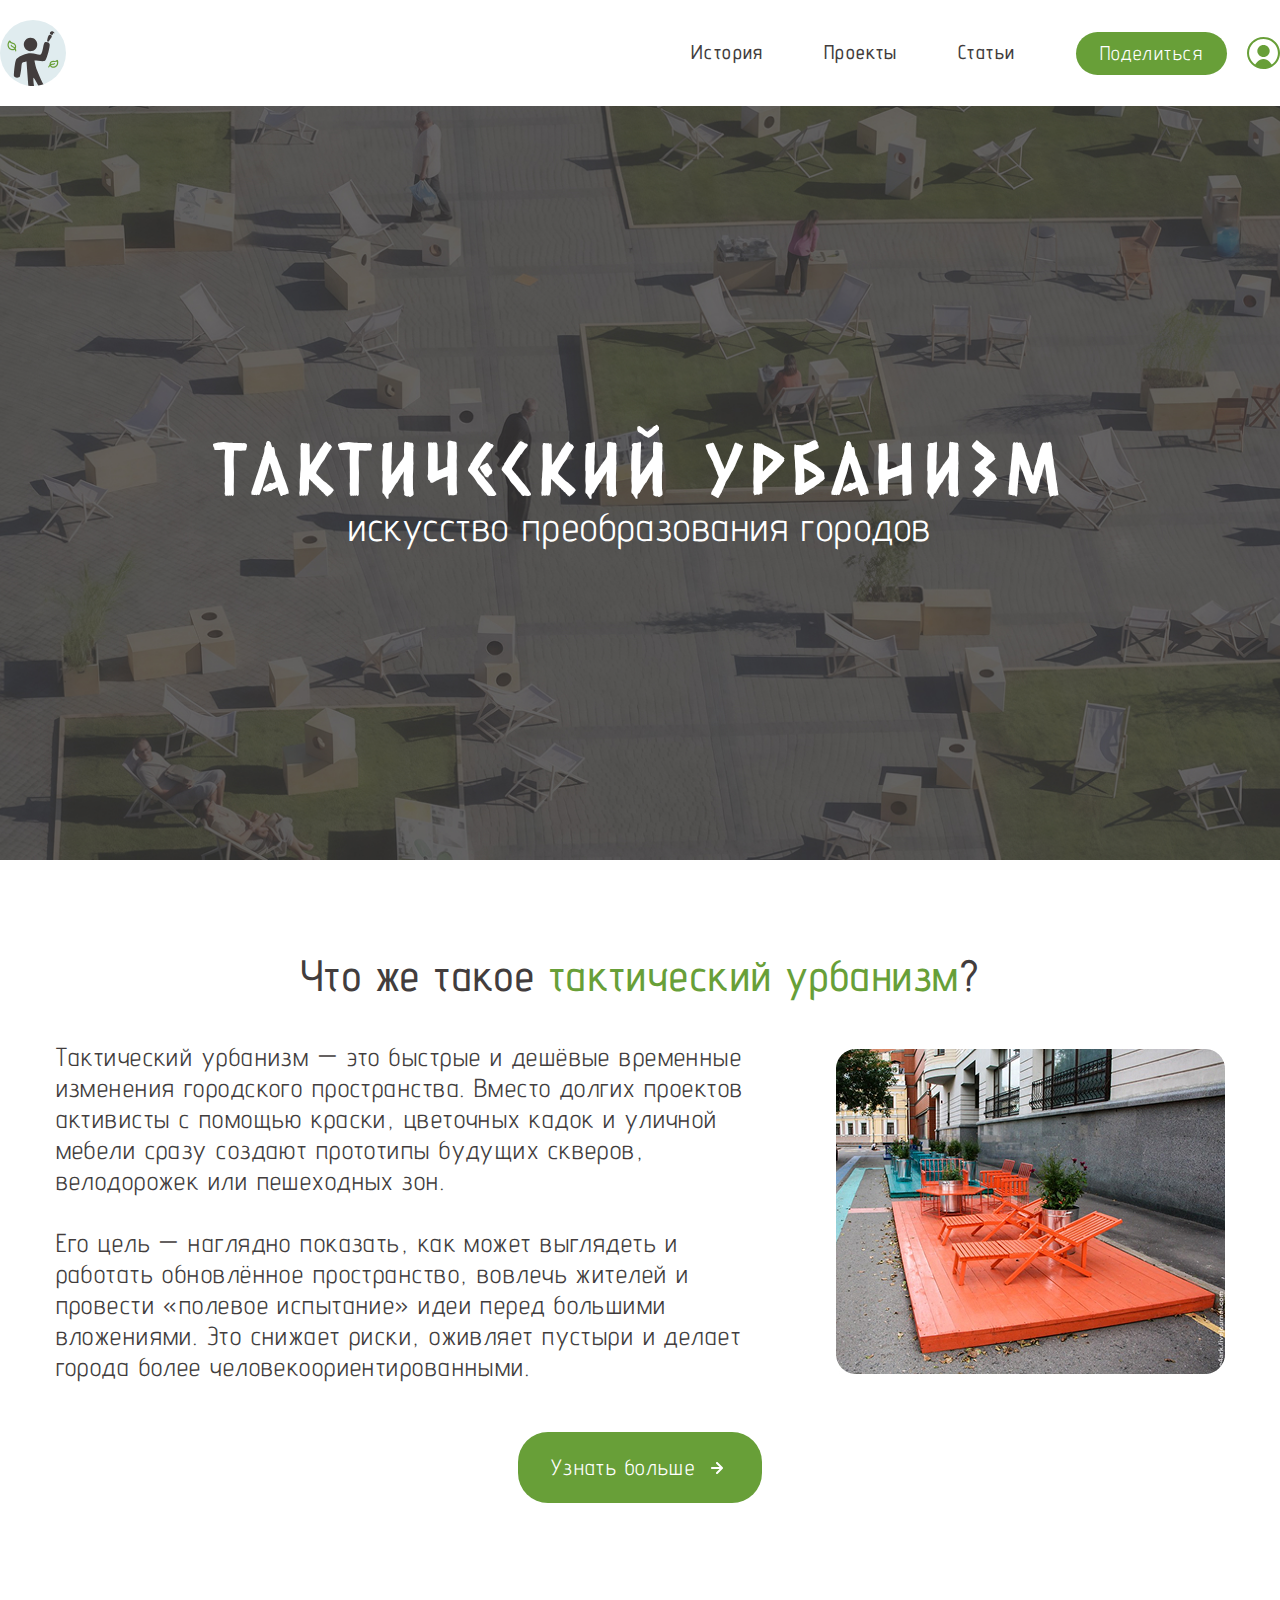
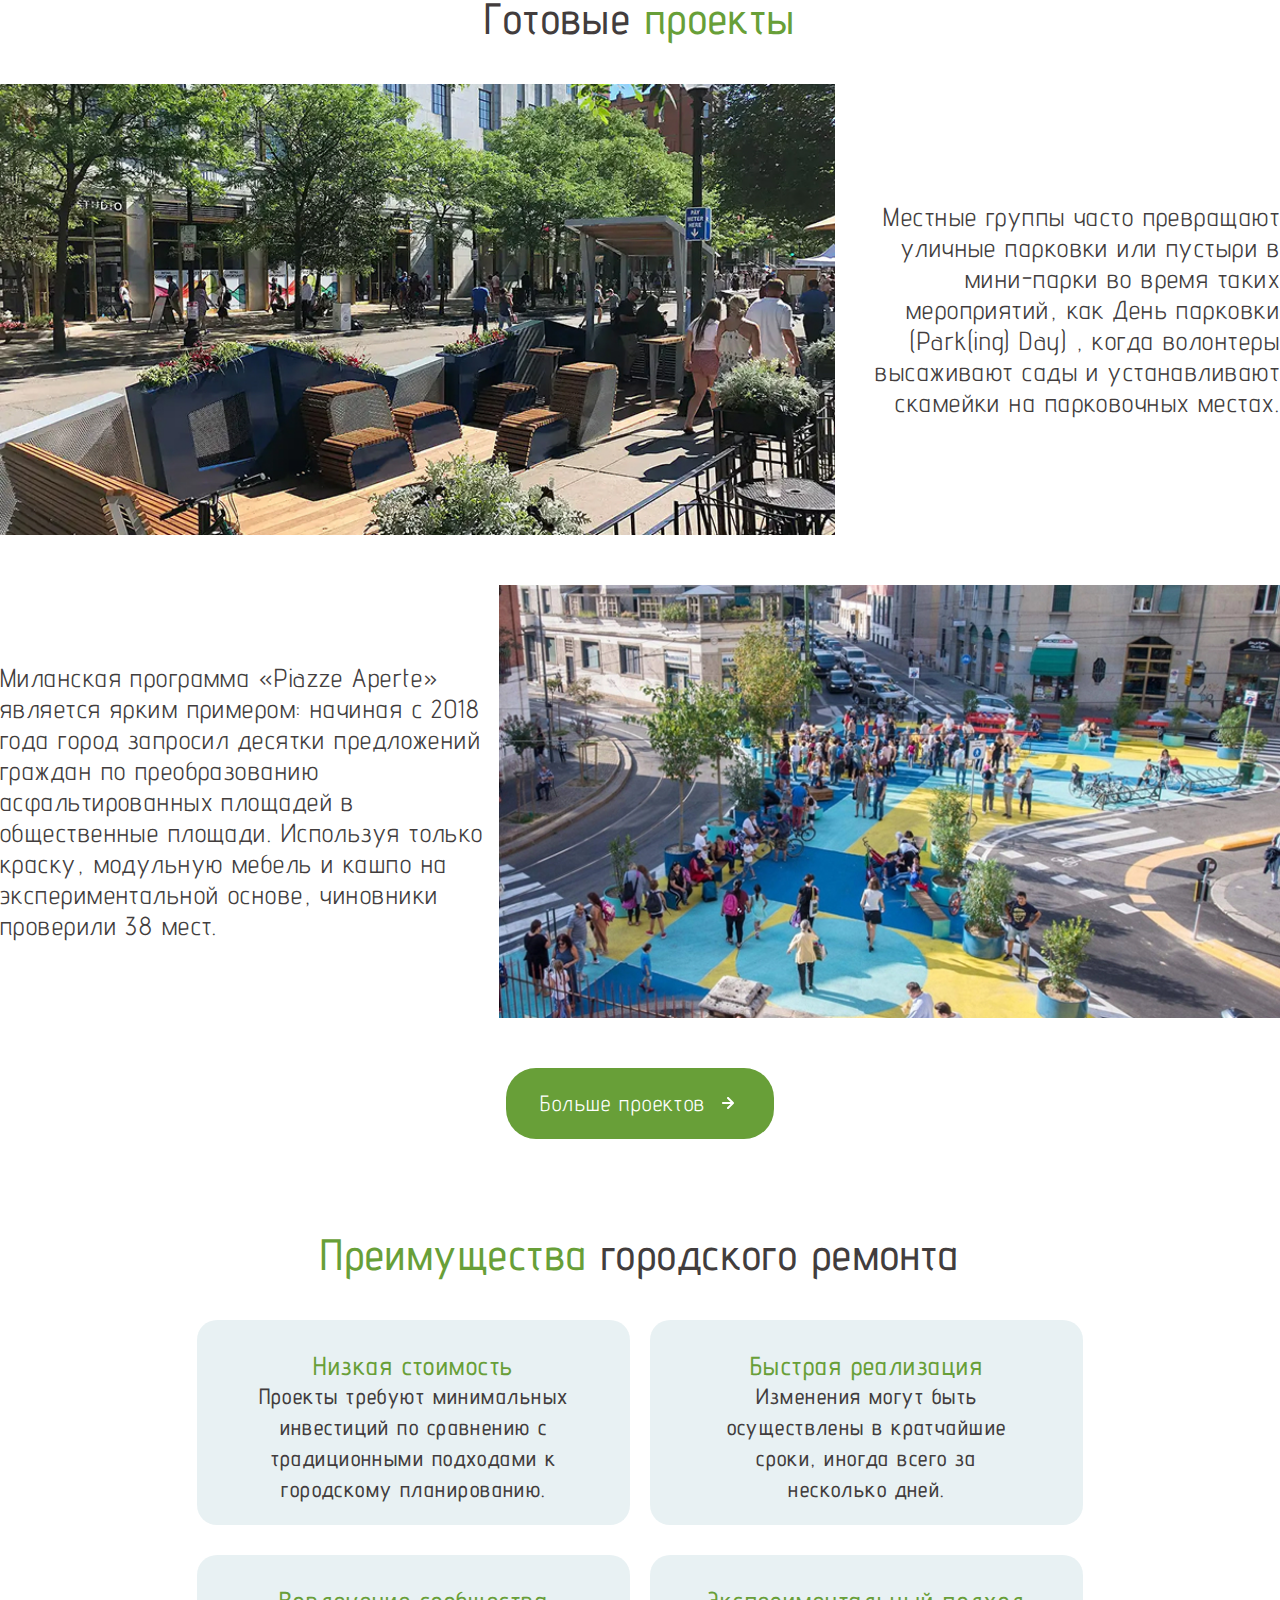
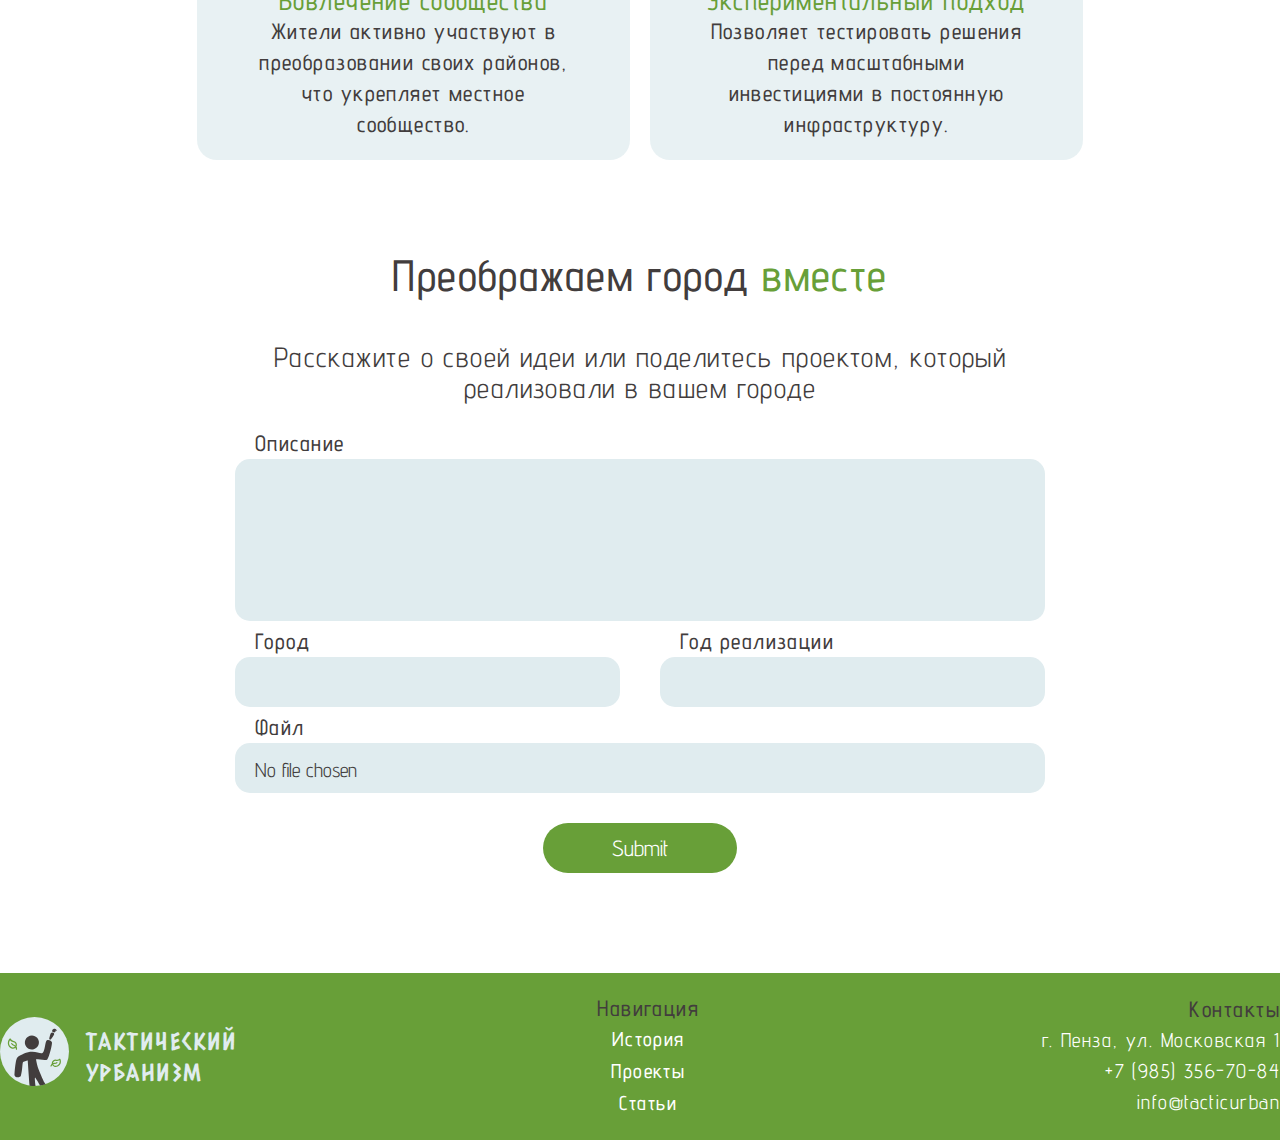
<file: index.html>
<!DOCTYPE html>
<html lang="en">
<head>
    <meta charset="UTF-8">
    <meta name="viewport" content="width=device-width, initial-scale=1.0">
    <title>ТактикУрбан</title>
    <link rel="stylesheet" href="css/style.css">
    <link rel="icon" href="img/logo.svg">
</head>
<body>
    <header>
        <div class="logo--header">
            <a href="index.html">
                <img src="img/logo.svg" alt="логотип тактического урбанизма">
            </a>
        </div>
        <nav>
            <ul class="menu">
                <li><a class="link" href="history.html">История</a></li>
                <li><a class="link" href="works.html">Проекты</a></li>
                <li><a class="link" href="articles.html">Статьи</a></li>
                <li><a class="btn--share" href="#share--form">Поделиться</a></li>
                <li><a class="user-icon" href="register.html"><img src="img/icon_user.svg" alt="иконка пользователя"></a></li>
            </ul>
        </nav>

        <div class="burger" id="burger">
            <span></span>
            <span></span>
            <span></span>
        </div>

        <div class="mobile-menu" id="mobileMenu">
            <nav class="mobile-nav">
                <li><a href="history.html">История</a></li>
                <li><a href="works.html">Проекты</a></li>
                <li><a href="articles.html">Статьи</a></li>
                <li><a class="btn--share-mobile" href="#share--form">Поделиться</a></li>
                <li><a href="register.html">Личный кабинет</a></li>
            </nav>
        </div>
    </header>
    <main>
        <section class="intro">
            <div class="container">
                <div class="intro--block">
                    <h1 class="main--title">Тактический урбанизм</h1>
                    <p class="text--intro">искусство преобразования городов</p>
                </div>
            </div>
        </section>

        <section id="about">
            <div class="container">
                <h2 class="title">Что же такое <span class="accent">тактический урбанизм</span>?</h2>
                <div class="block--about">
                    <p class="text--about">
                        Тактический урбанизм — это быстрые и дешёвые временные изменения городского пространства. Вместо долгих проектов активисты с помощью краски, цветочных кадок и уличной мебели сразу создают прототипы будущих скверов, велодорожек или пешеходных зон.
                    <br><br>
                        Его цель — наглядно показать, как может выглядеть и работать обновлённое пространство, вовлечь жителей и провести «полевое испытание» идеи перед большими вложениями. Это снижает риски, оживляет пустыри и делает города более человекоориентированными.
                    </p>
                    <img src="img/about.jpg" alt="пример тактического урбанизма">
                </div>
                <div class="btn--wrap">
                    <a href="history.html">Узнать больше</a>
                    <img src="img/arrow.svg" alt="btn--img">
                </div>
            </div>
        </section>

        <section id="works">
            <div class="container">
                <h2 class="title">Готовые <span class="accent">проекты</span></h2>
                <div class="box--works">
                    <div class="item--works">
                        <img src="img/works1.jpg" alt="пример тактического урбанизма">
                        <p class="text--works parking">
                            Местные группы часто превращают уличные парковки или пустыри в мини-парки во время таких мероприятий, как День парковки (Park(ing) Day) , когда волонтеры высаживают сады и устанавливают скамейки на парковочных местах.
                        </p>
                    </div>
                    <div class="item--works">
                        <p class="text--works">
                           Миланская программа «Piazze Aperte» является ярким примером: начиная с 2018 года город запросил десятки предложений граждан по преобразованию асфальтированных площадей в общественные площади. Используя только краску, модульную мебель и кашпо на экспериментальной основе, чиновники проверили 38 мест.
                        </p>
                        <img src="img/works2.jpg" alt="пример тактического урбанизма">
                    </div>
                </div>
                <div class="btn--wrap btn--work">
                    <a href="works.html">Больше проектов</a>
                    <img src="img/arrow.svg" alt="btn--img">
                </div>
            </div>
        </section>

        <section id="advantages">
            <div class="container">
                <h2 class="title"><span class="accent">Преимущества</span> городского ремонта</h2>
                 <div class="grid">
                    <div class="item--grid">
                        <h3 class="title--item">Низкая стоимость</h3>
                        <p class="text--item">Проекты требуют минимальных инвестиций по сравнению с традиционными подходами к городскому планированию.</p>
                    </div>
                    <div class="item--grid">
                        <h3 class="title--item">Быстрая реализация</h3>
                        <p class="text--item">Изменения могут быть осуществлены в кратчайшие сроки, иногда всего за несколько дней.</p>
                    </div>
                    <div class="item--grid">
                        <h3 class="title--item">Вовлечение сообщества</h3>
                        <p class="text--item">Жители активно участвуют в преобразовании своих районов, что укрепляет местное сообщество.</p>
                    </div>
                    <div class="item--grid">
                        <h3 class="title--item">Экспериментальный подход</h3>
                        <p class="text--item">Позволяет тестировать решения перед масштабными инвестициями в постоянную инфраструктуру.</p>
                    </div>
                 </div>
            </div>
        </section>

        <section id="share--form">
            <div class="container">
                <h2 class="title">Преображаем город <span class="accent">вместе</span></h2>
                <p class="share--text">Расскажите о своей идеи или поделитесь проектом, который реализовали в вашем городе</p>
                <form action="" method="">
                    <label for="desc">Описание</label>
                    <textarea name="desc" id="desc"></textarea>
                    <div class="wrap-inputs">
                        <div class="item-input">
                            <label for="city">Город</label>
                            <input type="text" id="city">
                        </div>
                        <div class="item-input">
                            <label for="year">Год реализации</label>
                            <input type="text" id="year" pattern="[0-9]+$">
                        </div>
                    </div>
                    <label for="file">Файл</label>
                    <input type="file" id="file" accept="image/*" style="font-family: Advent Pro">
                    <input type="submit" name="" id="btn--submit">
                </form>
            </div>
        </section>
    </main>
    <footer>
        <div class="container--footer">
            <div class="logo">
                <a href="index.html"><img src="img/logo.svg" alt="логотип"></a>
                <p class="logo-text">ТАКТИЧЕСКИЙ УРБАНИЗМ</p>
            </div>
            <nav class="footer--nav">
                <h3 class="footer--title">Навигация</h3>
                <ul class="menu--footer">
                    <li><a class="link" href="history.html">История</a></li>
                    <li><a class="link" href="works.html">Проекты</a></li>
                    <li><a class="link" href="articles.html">Статьи</a></li>
                </ul>
            </nav>
            <div class="contact">
                <h3 class="footer--title">Контакты</h3>
                <div class="info">
                    <p class="address">г. Пенза, ул. Московская 1</p>
                    <a href="tel:+7 (985) 356-70-84">+7 (985) 356-70-84</a>
                    <a href="mailto:info@tacticurban">info@tacticurban</a>
                </div>
            </div>
        </div>
    </footer>
    <script src="js/script.js"></script>
</body>
</html>
</file>
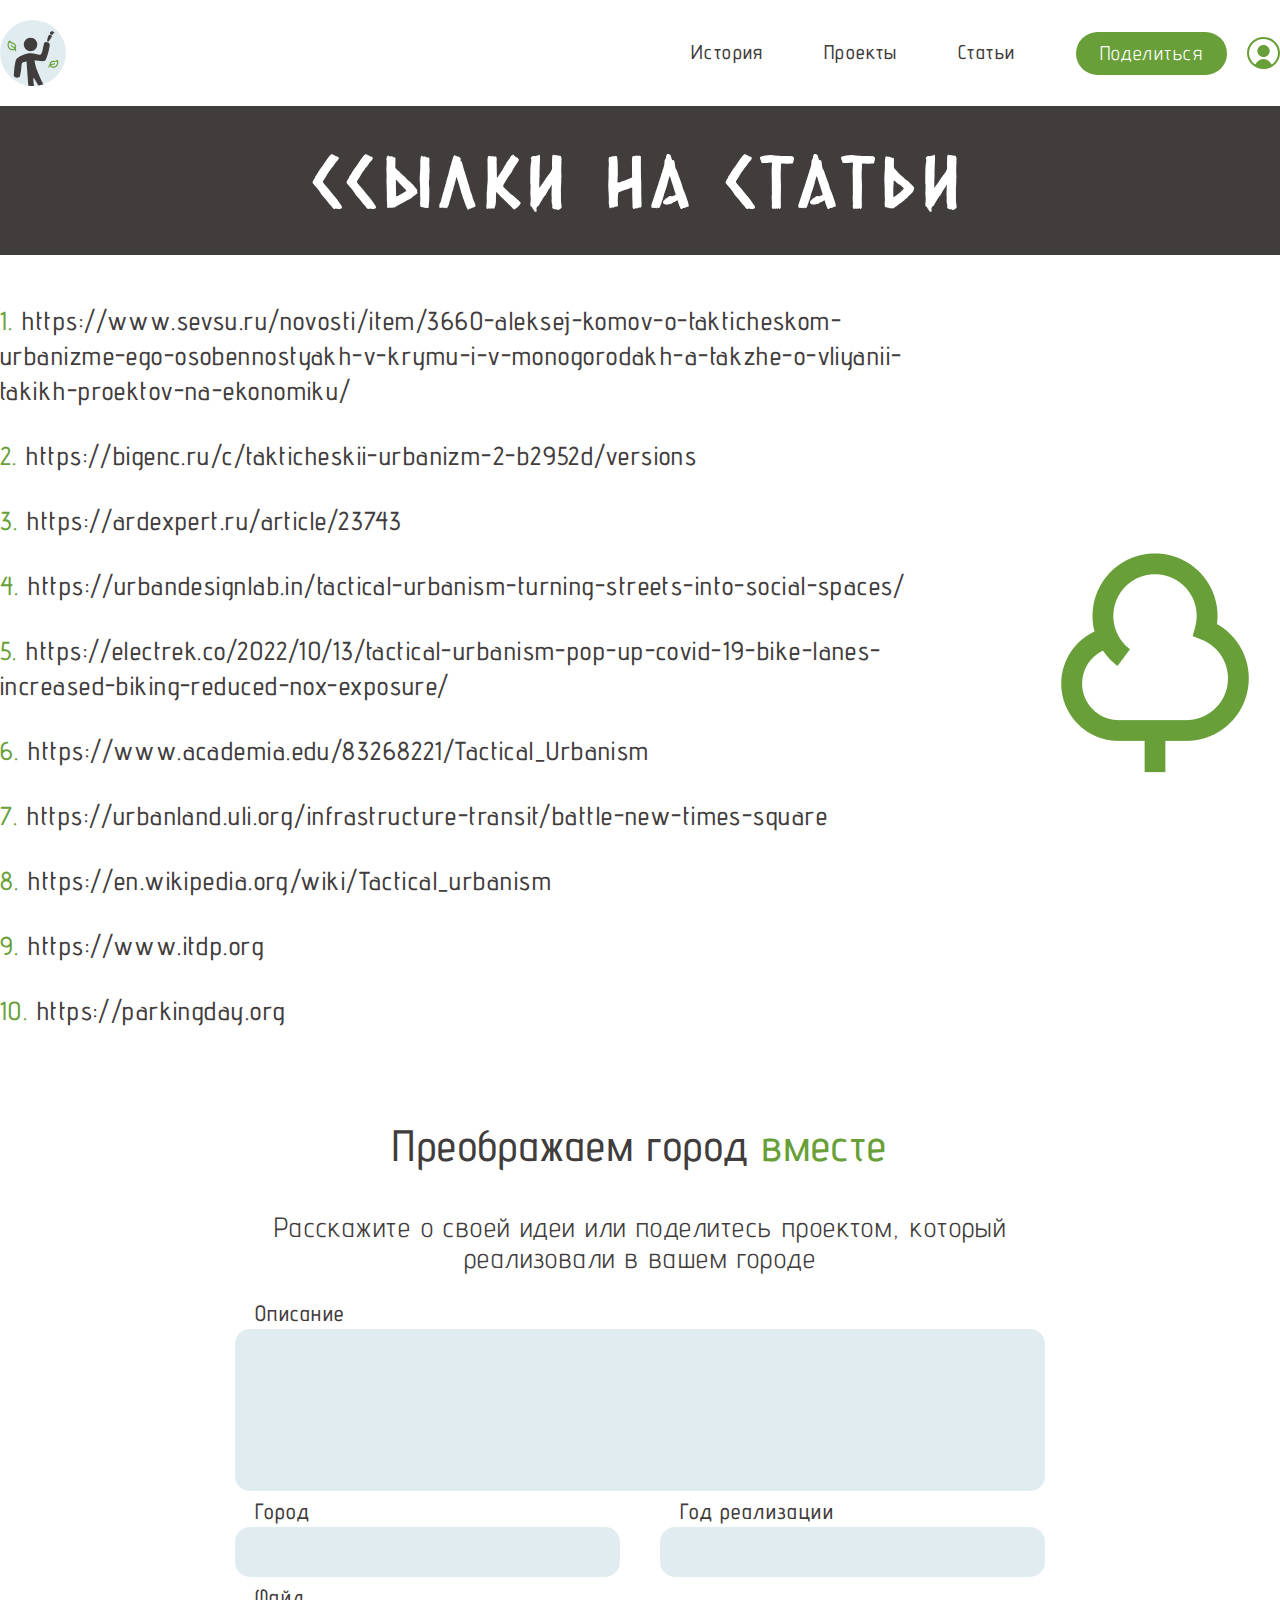
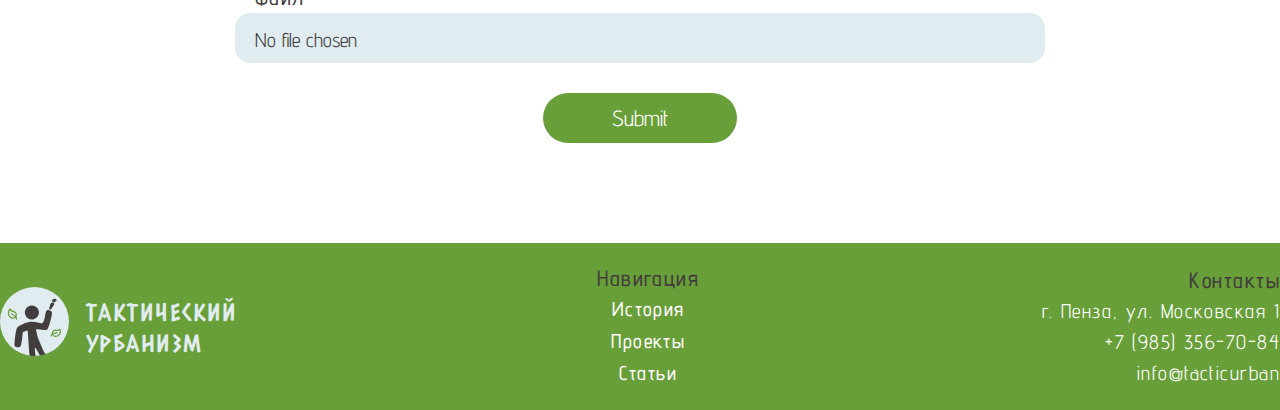
<file: articles.html>
<!DOCTYPE html>
<html lang="en">
<head>
    <meta charset="UTF-8">
    <meta name="viewport" content="width=device-width, initial-scale=1.0">
    <title>ТактикУрбан</title>
    <link rel="stylesheet" href="css/style.css">
    <link rel="icon" href="img/logo.svg">
</head>
<body>
    <header>
        <div class="logo--header">
            <a href="index.html">
                <img src="img/logo.svg" alt="логотип тактического урбанизма">
            </a>
        </div>
        <nav>
            <ul class="menu">
                <li><a class="link" href="history.html">История</a></li>
                <li><a class="link" href="works.html">Проекты</a></li>
                <li><a class="link" href="articles.html">Статьи</a></li>
                <li><a class="btn--share" href="#share--form">Поделиться</a></li>
                <li><a class="user-icon" href="register.html"><img src="img/icon_user.svg" alt="иконка пользователя"></a></li>
            </ul>
        </nav>

        <div class="burger" id="burger">
            <span></span>
            <span></span>
            <span></span>
        </div>

        <div class="mobile-menu" id="mobileMenu">
            <nav class="mobile-nav">
                <li><a href="history.html">История</a></li>
                <li><a href="works.html">Проекты</a></li>
                <li><a href="articles.html">Статьи</a></li>
                <li><a class="btn--share-mobile" href="#share--form">Поделиться</a></li>
                <li><a href="register.html">Личный кабинет</a></li>
            </nav>
        </div>
    </header>
    <main>
        <div class="title--pages">
            <h2>Ссылки на статьи</h2>
        </div>

        <section>
            <div class="container">
                <div class="box--articles">
                    <ul class="list--anchors">
                        <li><a href="https://www.sevsu.ru/novosti/item/3660-aleksej-komov-o-takticheskom-urbanizme-ego-osobennostyakh-v-krymu-i-v-monogorodakh-a-takzhe-o-vliyanii-takikh-proektov-na-ekonomiku/"><span class="accent">1.</span> https://www.sevsu.ru/novosti/item/3660-aleksej-komov-o-takticheskom-urbanizme-ego-osobennostyakh-v-krymu-i-v-monogorodakh-a-takzhe-o-vliyanii-takikh-proektov-na-ekonomiku/</a></li>
                        <li><a href="https://bigenc.ru/c/takticheskii-urbanizm-2-b2952d/versions"><span class="accent">2.</span> https://bigenc.ru/c/takticheskii-urbanizm-2-b2952d/versions</a></li>
                        <li><a href="https://ardexpert.ru/article/23743"><span class="accent">3.</span> https://ardexpert.ru/article/23743</a></li>
                        <li><a href="https://urbandesignlab.in/tactical-urbanism-turning-streets-into-social-spaces/"><span class="accent">4.</span> https://urbandesignlab.in/tactical-urbanism-turning-streets-into-social-spaces/</a></li>
                        <li><a href="https://electrek.co/2022/10/13/tactical-urbanism-pop-up-covid-19-bike-lanes-increased-biking-reduced-nox-exposure/"><span class="accent">5.</span> https://electrek.co/2022/10/13/tactical-urbanism-pop-up-covid-19-bike-lanes-increased-biking-reduced-nox-exposure/ </a></li>
                        <li><a href="https://www.academia.edu/83268221/Tactical_Urbanism"><span class="accent">6.</span> https://www.academia.edu/83268221/Tactical_Urbanism</a></li>
                        <li><a href="https://urbanland.uli.org/infrastructure-transit/battle-new-times-square"><span class="accent">7.</span> https://urbanland.uli.org/infrastructure-transit/battle-new-times-square</a></li>
                        <li><a href="https://en.wikipedia.org/wiki/Tactical_urbanism"><span class="accent">8.</span> https://en.wikipedia.org/wiki/Tactical_urbanism</a></li>
                        <li><a href="https://www.itdp.org"><span class="accent">9.</span> https://www.itdp.org</a></li>
                        <li><a href="https://parkingday.org"><span class="accent">10.</span> https://parkingday.org</a></li>
                    </ul>
                    <img src="img/tree.png" alt="иконка дерева">
                </div>
            </div>
        </section>

        <section id="share--form">
            <div class="container">
                <h2 class="title">Преображаем город <span class="accent">вместе</span></h2>
                <p class="share--text">Расскажите о своей идеи или поделитесь проектом, который реализовали в вашем городе</p>
                <form action="" method="">
                    <label for="desc">Описание</label>
                    <textarea name="desc" id="desc"></textarea>
                    <div class="wrap-inputs">
                        <div class="item-input">
                            <label for="city">Город</label>
                            <input type="text" id="city">
                        </div>
                        <div class="item-input">
                            <label for="year">Год реализации</label>
                            <input type="text" id="year" pattern="[0-9]+$">
                        </div>
                    </div>
                    <label for="file">Файл</label>
                    <input type="file" id="file" accept="image/*" style="font-family: Advent Pro">
                    <input type="submit" name="" id="btn--submit">
                </form>
            </div>
        </section>
    </main>
    <footer>
        <div class="container--footer">
            <div class="logo">
                <a href="index.html"><img src="img/logo.svg" alt="логотип"></a>
                <p class="logo-text">ТАКТИЧЕСКИЙ УРБАНИЗМ</p>
            </div>
            <nav class="footer--nav">
                <h3 class="footer--title">Навигация</h3>
                <ul class="menu--footer">
                    <li><a class="link" href="history.html">История</a></li>
                    <li><a class="link" href="works.html">Проекты</a></li>
                    <li><a class="link" href="articles.html">Статьи</a></li>
                </ul>
            </nav>
            <div class="contact">
                <h3 class="footer--title">Контакты</h3>
                <div class="info">
                    <p class="address">г. Пенза, ул. Московская 1</p>
                    <a href="tel:+7 (985) 356-70-84">+7 (985) 356-70-84</a>
                    <a href="mailto:info@tacticurban">info@tacticurban</a>
                </div>
            </div>
        </div>
    </footer>
    <script src="js/script.js"></script>
</body>
</html>
</file>
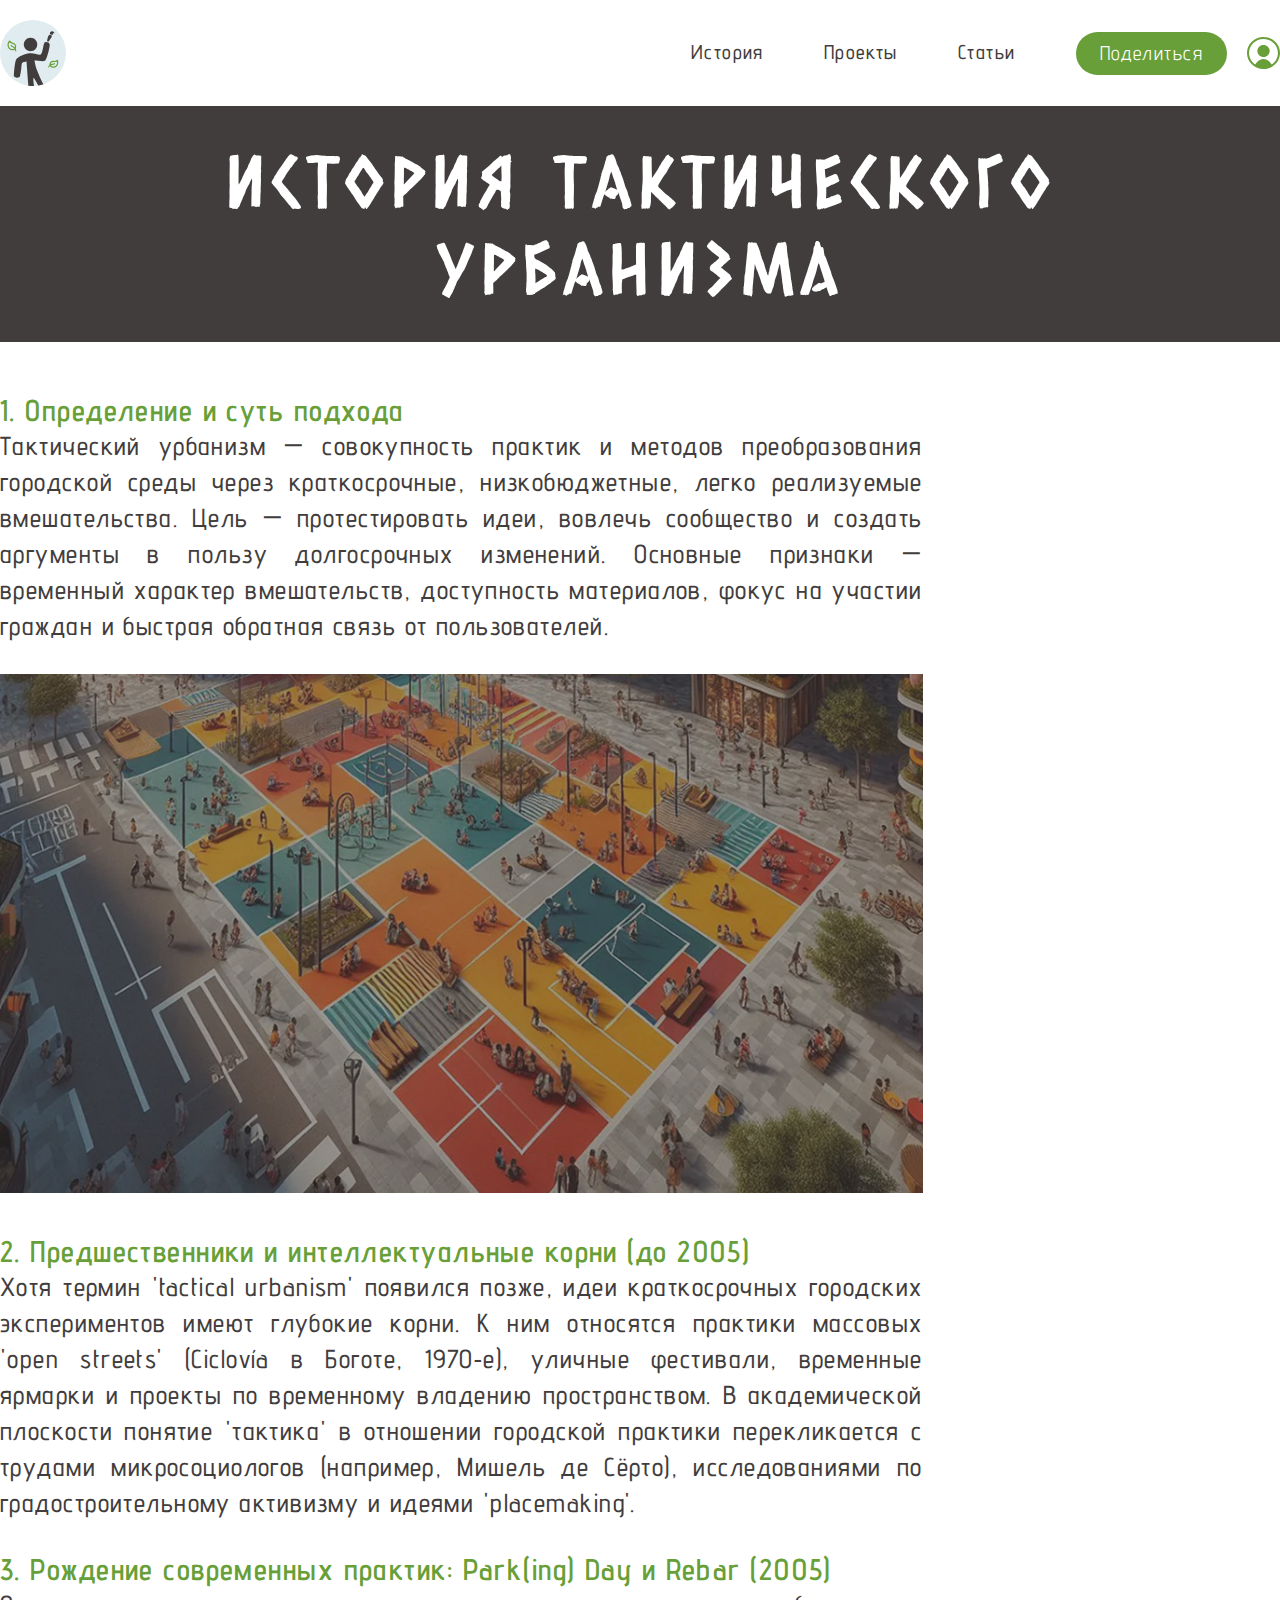
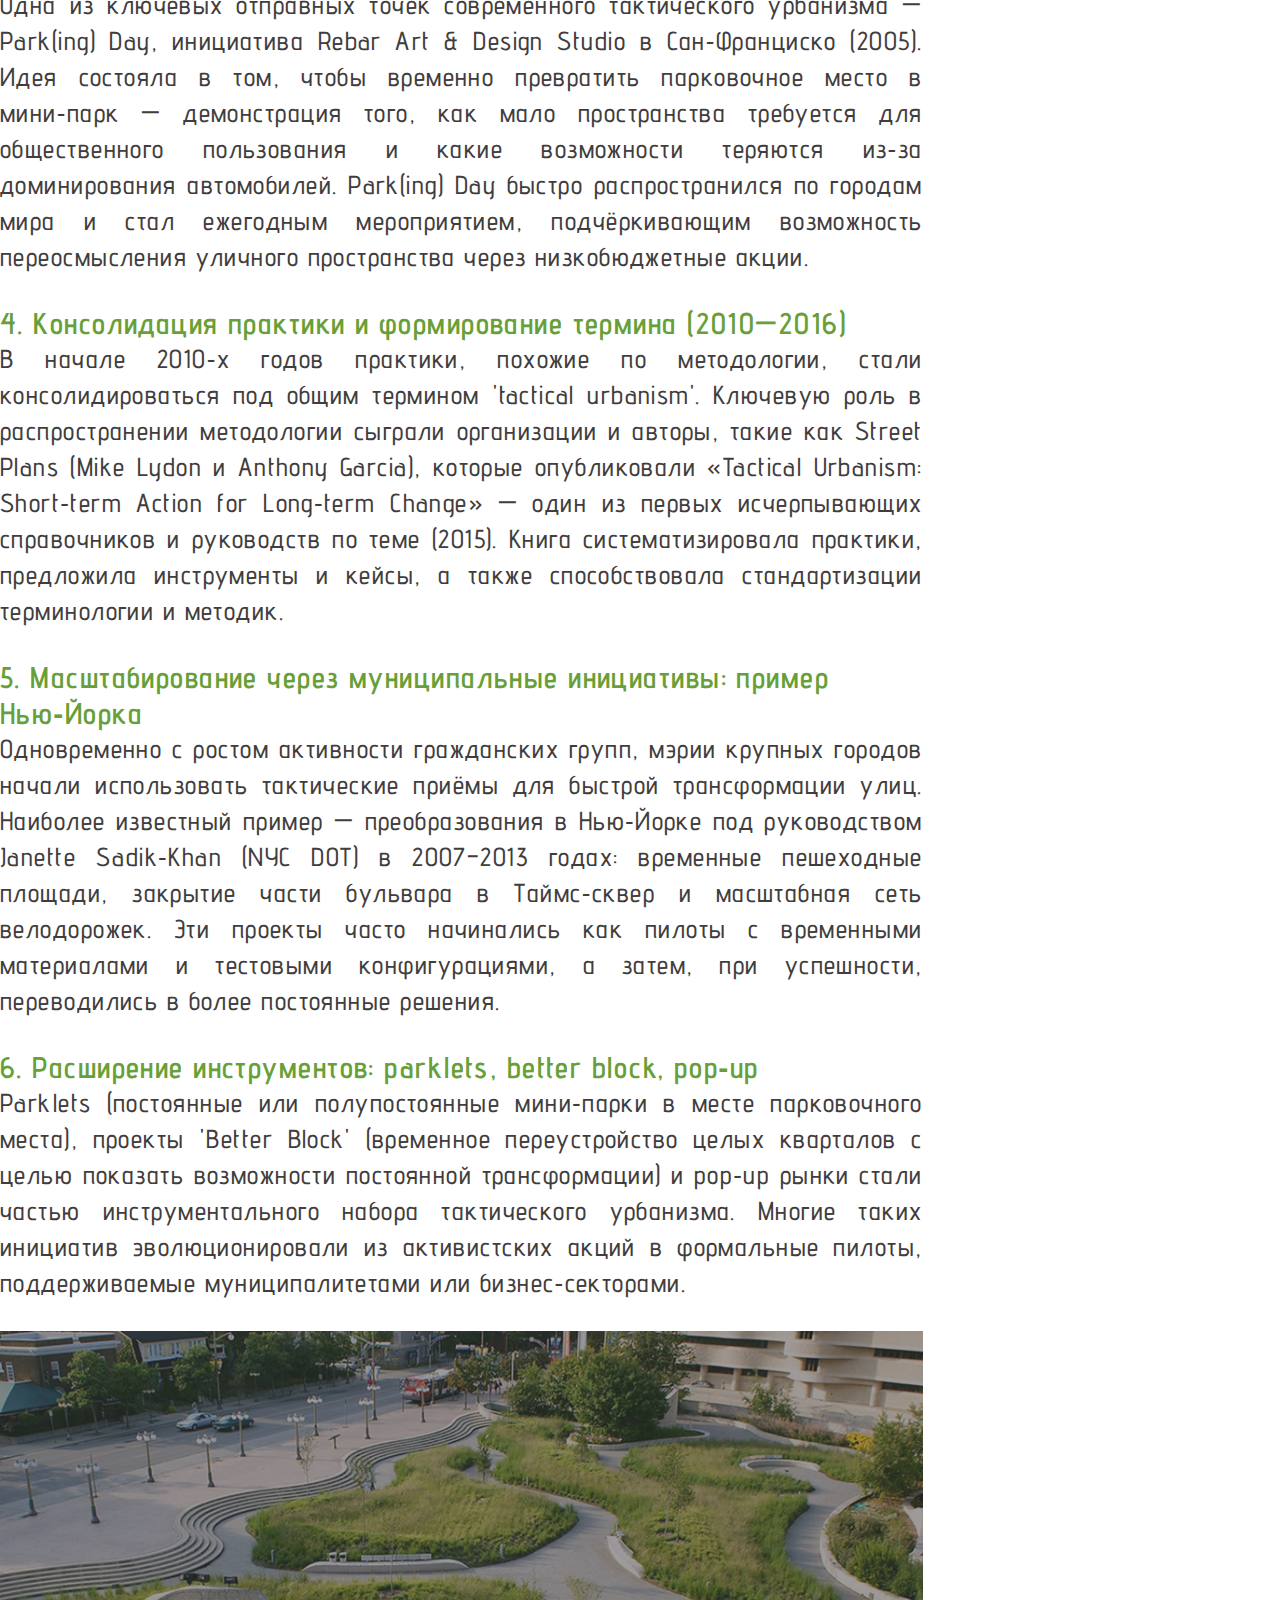
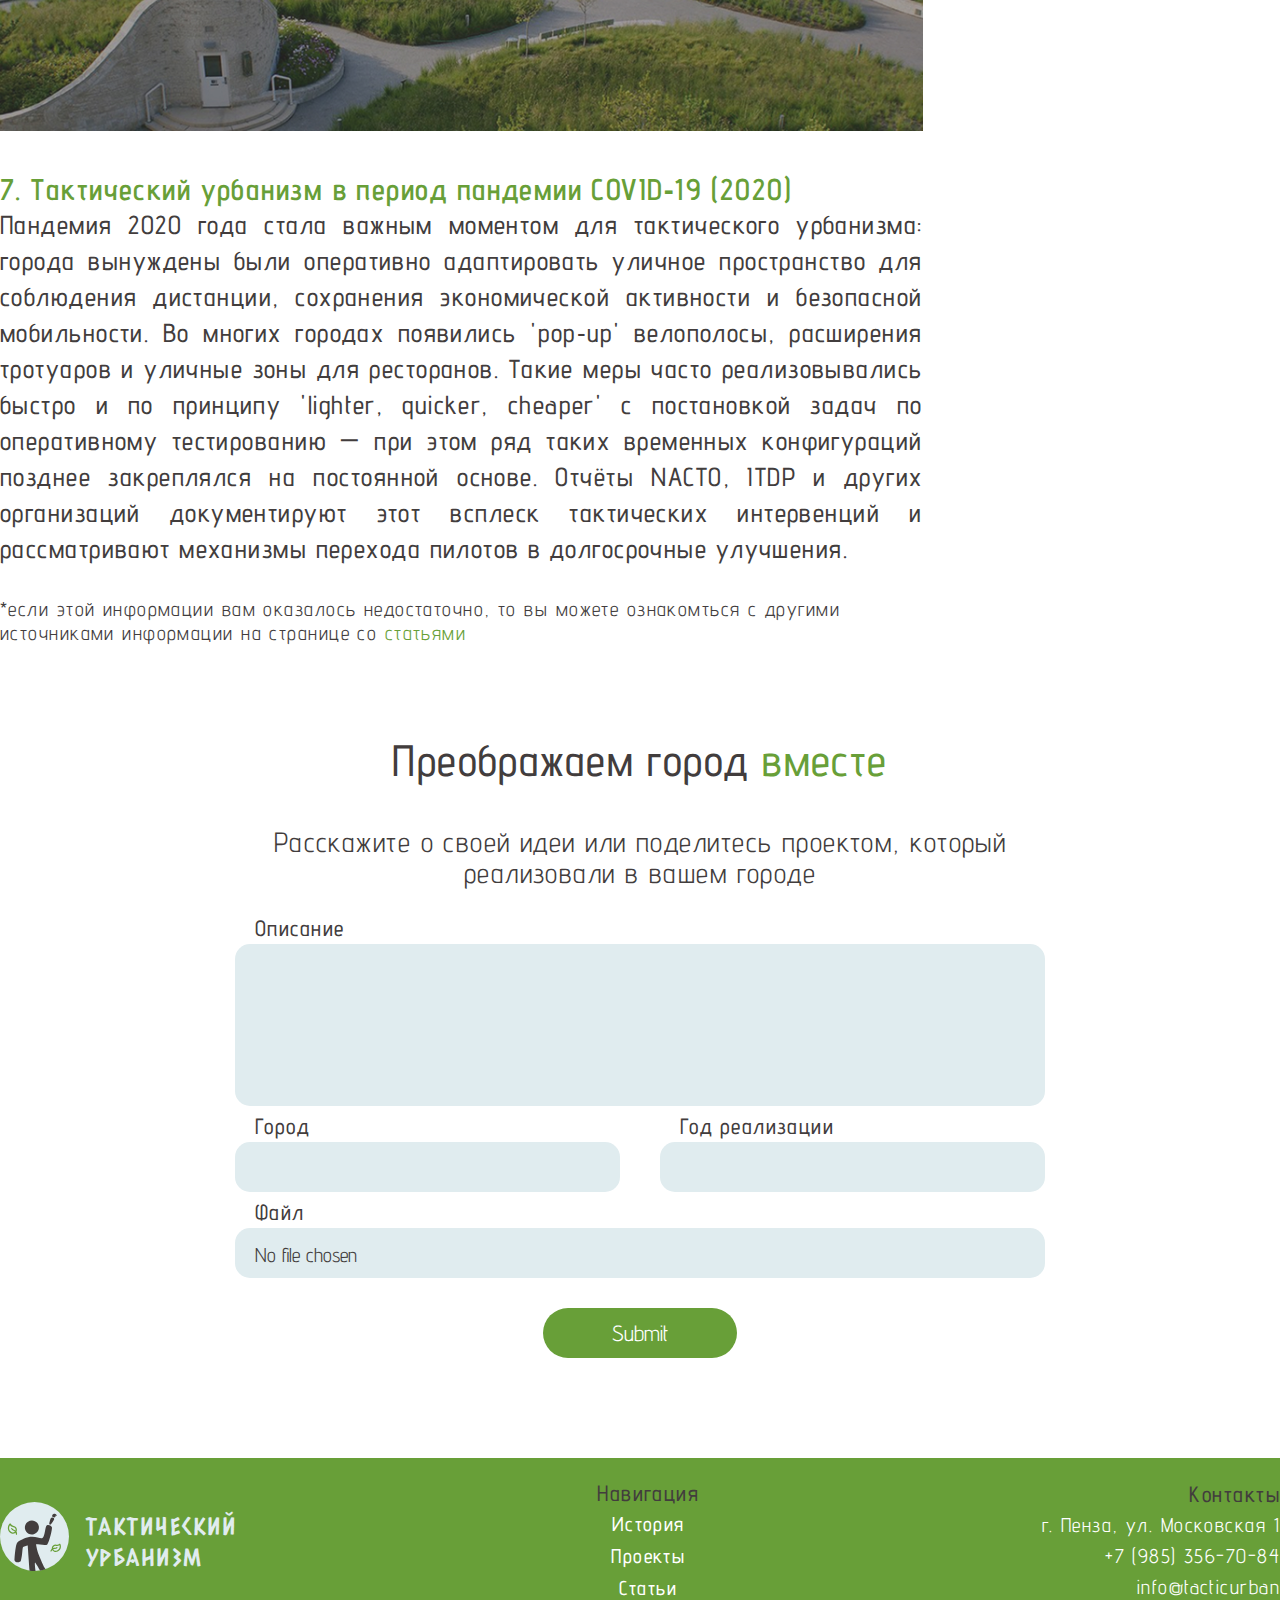
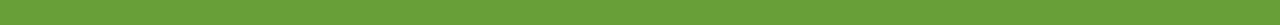
<file: history.html>
<!DOCTYPE html>
<html lang="en">
<head>
    <meta charset="UTF-8">
    <meta name="viewport" content="width=device-width, initial-scale=1.0">
    <title>ТактикУрбан</title>
    <link rel="stylesheet" href="css/style.css">
    <link rel="icon" href="img/logo.svg">
</head>
<body>
    <header>
        <div class="logo--header">
            <a href="index.html">
                <img src="img/logo.svg" alt="логотип тактического урбанизма">
            </a>
        </div>
        <nav>
            <ul class="menu">
                <li><a class="link" href="history.html">История</a></li>
                <li><a class="link" href="works.html">Проекты</a></li>
                <li><a class="link" href="articles.html">Статьи</a></li>
                <li><a class="btn--share" href="#share--form">Поделиться</a></li>
                <li><a class="user-icon" href="register.html"><img src="img/icon_user.svg" alt="иконка пользователя"></a></li>
            </ul>
        </nav>
    </header>
    <main>

        <div class="title--pages">
            <h2>ИСТОРИЯ ТАКТИЧЕСкого УРБАНИЗМа</h2>
        </div>

        <section id="history">
            <div class="container">
                <div class="grid--history">
                    <div class="content">
                        <div class="item--content" id="definiton">
                           <h3 class="subtitle--content">1. Определение и суть подхода</h3>
                            <p class="text--content">Тактический урбанизм — совокупность практик и методов преобразования городской среды через краткосрочные, низкобюджетные, легко реализуемые вмешательства. Цель — протестировать идеи, вовлечь сообщество и создать аргументы в пользу долгосрочных изменений. Основные признаки — временный характер вмешательств, доступность материалов, фокус на участии граждан и быстрая обратная связь от пользователей.</p> 
                        </div>
                        <img src="img/articles1.jpg" alt="пример тактического урбанизма">
                        <div class="item--content" id="start">
                           <h3 class="subtitle--content">2. Предшественники и интеллектуальные корни (до 2005)</h3>
                            <p class="text--content">Хотя термин 'tactical urbanism' появился позже, идеи краткосрочных городских экспериментов имеют глубокие корни. К ним относятся практики массовых 'open streets' (Ciclovía в Боготе, 1970‑е), уличные фестивали, временные ярмарки и проекты по временному владению пространством. В академической плоскости понятие 'тактика' в отношении городской практики перекликается с трудами микросоциологов (например, Мишель де Сёрто), исследованиями по градостроительному активизму и идеями 'placemaking'.</p> 
                        </div>
                        <div class="item--content" id="practics">
                           <h3 class="subtitle--content">3. Рождение современных практик: Park(ing) Day и Rebar (2005)</h3>
                            <p class="text--content">Одна из ключевых отправных точек современного тактического урбанизма — Park(ing) Day, инициатива Rebar Art & Design Studio в Сан‑Франциско (2005). Идея состояла в том, чтобы временно превратить парковочное место в мини‑парк — демонстрация того, как мало пространства требуется для общественного пользования и какие возможности теряются из‑за доминирования автомобилей. Park(ing) Day быстро распространился по городам мира и стал ежегодным мероприятием, подчёркивающим возможность переосмысления уличного пространства через низкобюджетные акции.</p> 
                        </div>
                        <div class="item--content" id="term">
                           <h3 class="subtitle--content">4. Консолидация практики и формирование термина (2010—2016)</h3>
                            <p class="text--content">В начале 2010‑х годов практики, похожие по методологии, стали консолидироваться под общим термином 'tactical urbanism'. Ключевую роль в распространении методологии сыграли организации и авторы, такие как Street Plans (Mike Lydon и Anthony Garcia), которые опубликовали «Tactical Urbanism: Short‑term Action for Long‑term Change» — один из первых исчерпывающих справочников и руководств по теме (2015). Книга систематизировала практики, предложила инструменты и кейсы, а также способствовала стандартизации терминологии и методик. </p> 
                        </div>
                        <div class="item--content" id="ny">
                           <h3 class="subtitle--content">5. Масштабирование через муниципальные инициативы: пример Нью‑Йорка</h3>
                            <p class="text--content">Одновременно с ростом активности гражданских групп, мэрии крупных городов начали использовать тактические приёмы для быстрой трансформации улиц. Наиболее известный пример — преобразования в Нью‑Йорке под руководством Janette Sadik‑Khan (NYC DOT) в 2007–2013 годах: временные пешеходные площади, закрытие части бульвара в Таймс‑сквер и масштабная сеть велодорожек. Эти проекты часто начинались как пилоты с временными материалами и тестовыми конфигурациями, а затем, при успешности, переводились в более постоянные решения. </p> 
                        </div>
                        <div class="item--content" id="tools">
                           <h3 class="subtitle--content">6. Расширение инструментов: parklets, better block, pop‑up</h3>
                            <p class="text--content">Parklets (постоянные или полупостоянные мини‑парки в месте парковочного места), проекты 'Better Block' (временное переустройство целых кварталов с целью показать возможности постоянной трансформации) и pop‑up рынки стали частью инструментального набора тактического урбанизма. Многие таких инициатив эволюционировали из активистских акций в формальные пилоты, поддерживаемые муниципалитетами или бизнес‑секторами. </p> 
                        </div>
                        <img src="img/articles2.jpg" alt="пример тактического урбанизма">
                        <div class="item--content" id="covid">
                           <h3 class="subtitle--content">7. Тактический урбанизм в период пандемии COVID‑19 (2020)</h3>
                            <p class="text--content">Пандемия 2020 года стала важным моментом для тактического урбанизма: города вынуждены были оперативно адаптировать уличное пространство для соблюдения дистанции, сохранения экономической активности и безопасной мобильности. Во многих городах появились 'pop‑up' велополосы, расширения тротуаров и уличные зоны для ресторанов. Такие меры часто реализовывались быстро и по принципу 'lighter, quicker, cheaper' с постановкой задач по оперативному тестированию — при этом ряд таких временных конфигураций позднее закреплялся на постоянной основе. Отчёты NACTO, ITDP и других организаций документируют этот всплеск тактических интервенций и рассматривают механизмы перехода пилотов в долгосрочные улучшения. </p> 
                        </div>
                        <div class="additional">
                            *если этой информации вам оказалось недостаточно, то вы можете ознакомться с другими источниками информации на странице со <span class="accent">статьями</span>
                        </div>
                    </div>
                    <div class="sidebar">
                        <h3 class="title--sidebar">Содержание</h3>
                        <ul class="list--sidebar">
                            <li><a href="#definiton">1. Определение и суть подхода</a></li>
                            <li><a href="#start">2. Предшественники и интеллектуальные корни (до 2005)</a></li>
                            <li><a href="#practics">3. Рождение современных практик: Park(ing) Day и Rebar (2005)</a></li>
                            <li><a href="#term">4. Консолидация практики и формирование термина (2010—2016)</a></li>
                            <li><a href="#ny">5. Масштабирование через муниципальные инициативы: пример Нью‑Йорка</a></li>
                            <li><a href="#tools">6. Расширение инструментов: parklets, better block, pop‑up</a></li>
                            <li><a href="#covid">7. Тактический урбанизм в период пандемии COVID‑19 (2020)</a></li>
                        </ul>
                    </div>
                </div>
            </div>
        </section>


        <section id="share--form">
            <div class="container">
                <h2 class="title">Преображаем город <span class="accent">вместе</span></h2>
                <p class="share--text">Расскажите о своей идеи или поделитесь проектом, который реализовали в вашем городе</p>
                <form action="" method="">
                    <label for="desc">Описание</label>
                    <textarea name="desc" id="desc"></textarea>
                    <div class="wrap-inputs">
                        <div class="item-input">
                            <label for="city">Город</label>
                            <input type="text" id="city">
                        </div>
                        <div class="item-input">
                            <label for="year">Год реализации</label>
                            <input type="text" id="year" pattern="[0-9]+$">
                        </div>
                    </div>
                    <label for="file">Файл</label>
                    <input type="file" id="file" accept="image/*" style="font-family: Advent Pro">
                    <input type="submit" name="" id="btn--submit">
                </form>
            </div>
        </section>
    </main>
    <footer>
        <div class="container--footer">
            <div class="logo">
                <a href="index.html"><img src="img/logo.svg" alt="логотип"></a>
                <p class="logo-text">ТАКТИЧЕСКИЙ УРБАНИЗМ</p>
            </div>
            <nav class="footer--nav">
                <h3 class="footer--title">Навигация</h3>
                <ul class="menu--footer">
                    <li><a class="link" href="history.html">История</a></li>
                    <li><a class="link" href="works.html">Проекты</a></li>
                    <li><a class="link" href="articles.html">Статьи</a></li>
                </ul>
            </nav>
            <div class="contact">
                <h3 class="footer--title">Контакты</h3>
                <div class="info">
                    <p class="address">г. Пенза, ул. Московская 1</p>
                    <a href="tel:+7 (985) 356-70-84">+7 (985) 356-70-84</a>
                    <a href="mailto:info@tacticurban">info@tacticurban</a>
                </div>
            </div>
        </div>
    </footer>
</body>
</html>
</file>
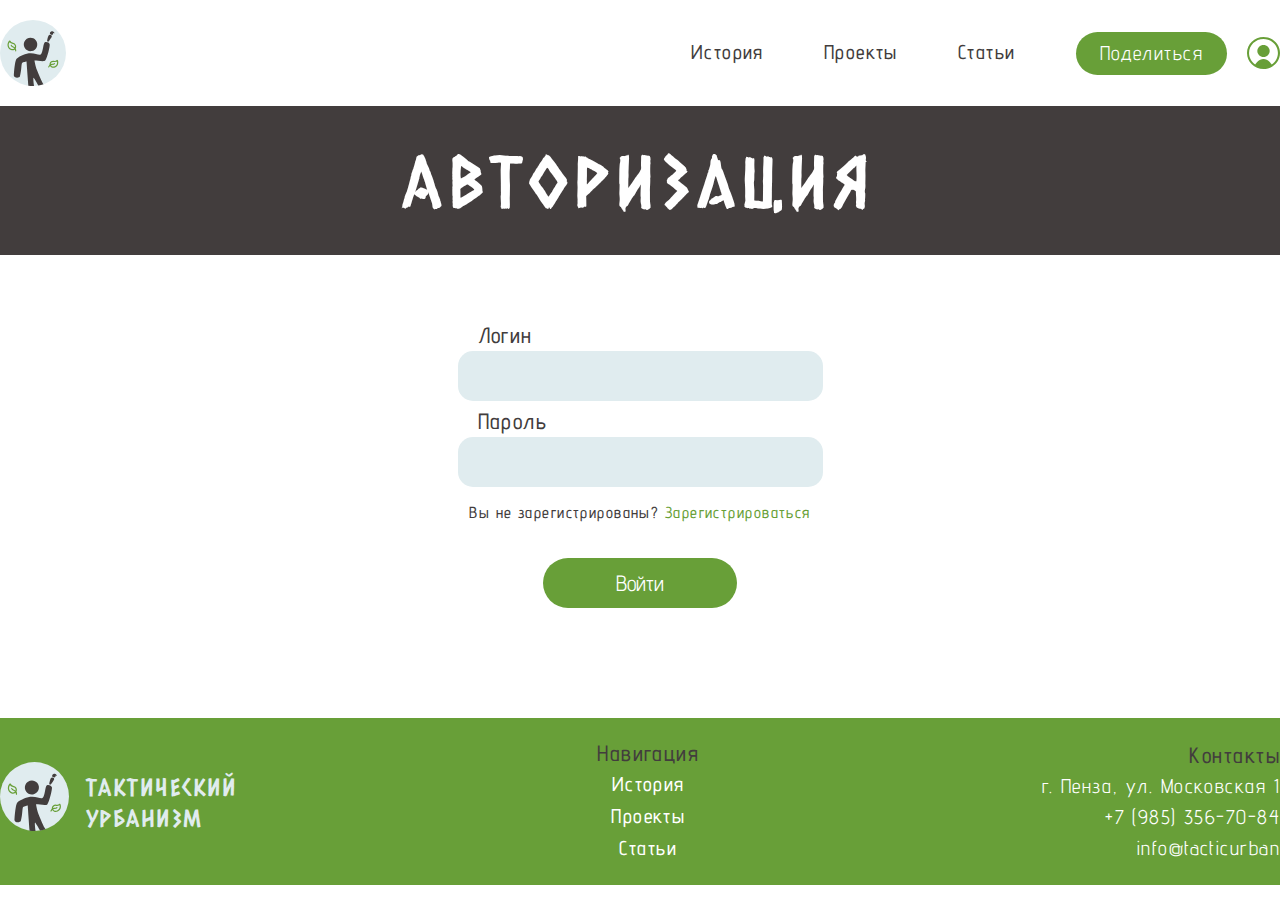
<file: login.html>
<!DOCTYPE html>
<html lang="en">
<head>
    <meta charset="UTF-8">
    <meta name="viewport" content="width=device-width, initial-scale=1.0">
    <title>ТактикУрбан</title>
    <link rel="stylesheet" href="css/style.css">
    <link rel="icon" href="img/logo.svg">
</head>
<body>
    <header>
        <div class="logo--header">
            <a href="index.html">
                <img src="img/logo.svg" alt="логотип тактического урбанизма">
            </a>
        </div>
        <nav>
            <ul class="menu">
                <li><a class="link" href="history.html">История</a></li>
                <li><a class="link" href="works.html">Проекты</a></li>
                <li><a class="link" href="articles.html">Статьи</a></li>
                <li><a class="btn--share" href="index.html#share--form">Поделиться</a></li>
                <li><a class="user-icon" href="register.html"><img src="img/icon_user.svg" alt="иконка пользователя"></a></li>
            </ul>
        </nav>

        <div class="burger" id="burger">
            <span></span>
            <span></span>
            <span></span>
        </div>

        <div class="mobile-menu" id="mobileMenu">
            <nav class="mobile-nav">
                <li><a href="history.html">История</a></li>
                <li><a href="works.html">Проекты</a></li>
                <li><a href="articles.html">Статьи</a></li>
                <li><a class="btn--share-mobile" href="index.html#share--form">Поделиться</a></li>
                <li><a href="register.html">Личный кабинет</a></li>
            </nav>
        </div>
    </header>
    <main>
        <div class="title--pages">
            <h2>Авторизация</h2>
        </div>

        <form action="" class="auth">
            <label for="login">Логин</label>
            <input name="login" id="login"></input>
            <label for="password">Пароль</label>
            <input type="password" name="password" id="password"></input>

            <div class="info--user">
                <p>Вы не зарегистрированы? 
                    <a href="register.html" class="link--user">Зарегистрироваться</a>
                </p>
            </div>

            <input type="submit" name="" id="btn--submit" value="Войти">
        </form>

        
    </main>
    <footer>
        <div class="container--footer">
            <div class="logo">
                <a href="#header"><img src="img/logo.svg" alt="логотип"></a>
                <p class="logo-text">ТАКТИЧЕСКИЙ УРБАНИЗМ</p>
            </div>
            <nav class="footer--nav">
                <h3 class="footer--title">Навигация</h3>
                <ul class="menu--footer">
                    <li><a class="link" href="history.html">История</a></li>
                    <li><a class="link" href="works.html">Проекты</a></li>
                    <li><a class="link" href="articles.html">Статьи</a></li>
                </ul>
            </nav>
            <div class="contact">
                <h3 class="footer--title">Контакты</h3>
                <div class="info">
                    <p class="address">г. Пенза, ул. Московская 1</p>
                    <a href="tel:+7 (985) 356-70-84">+7 (985) 356-70-84</a>
                    <a href="mailto:info@tacticurban">info@tacticurban</a>
                </div>
            </div>
        </div>
    </footer>
    <script src="js/script.js"></script>
</body>
</html>
</file>
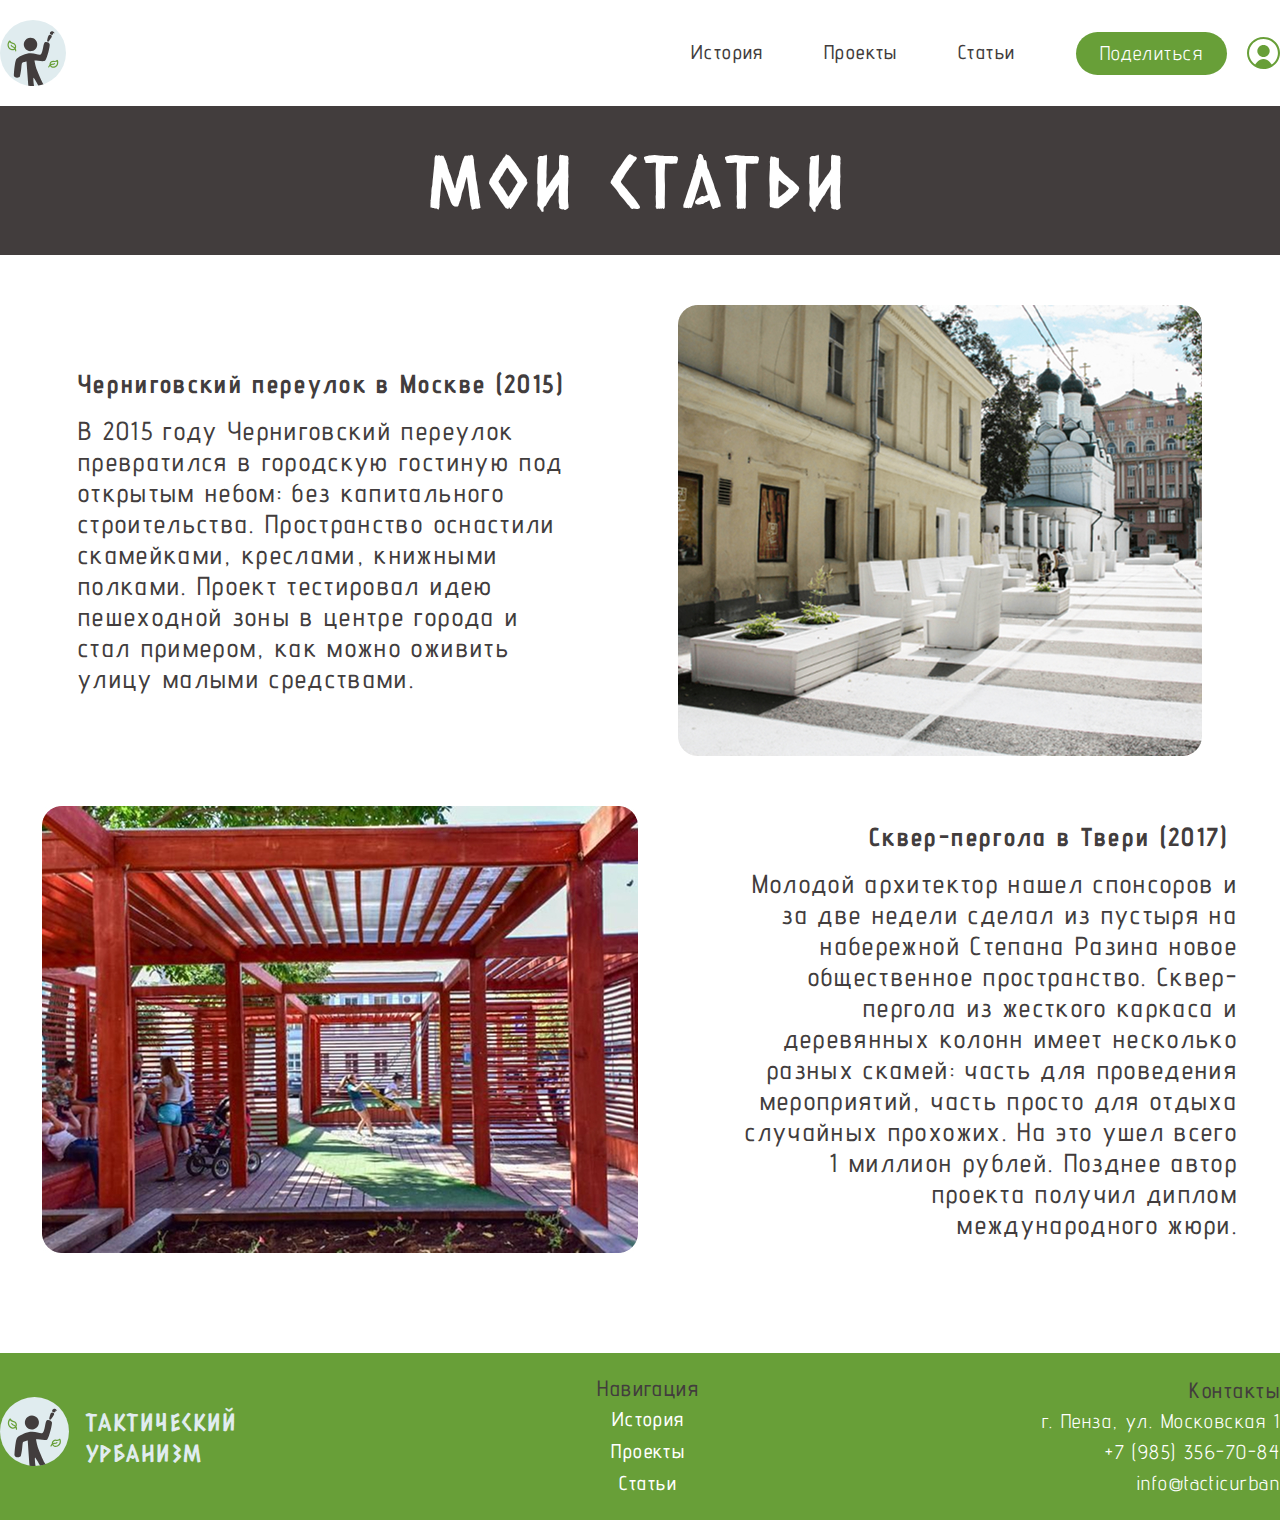
<file: myarticles.html>
<!DOCTYPE html>
<html lang="en">
<head>
    <meta charset="UTF-8">
    <meta name="viewport" content="width=device-width, initial-scale=1.0">
    <title>ТактикУрбан</title>
    <link rel="stylesheet" href="css/style.css">
    <link rel="icon" href="img/logo.svg">
</head>
<body>
    <header id="header">
        <div class="logo--header">
            <a href="index.html">
                <img src="img/logo.svg" alt="логотип тактического урбанизма">
            </a>
        </div>
        <nav>
            <ul class="menu">
                <li><a class="link" href="history.html">История</a></li>
                <li><a class="link" href="works.html">Проекты</a></li>
                <li><a class="link" href="articles.html">Статьи</a></li>
                <li><a class="btn--share" href="#share--form">Поделиться</a></li>
                <li><a class="user-icon" href="register.html"><img src="img/icon_user.svg" alt="иконка пользователя"></a></li>
            </ul>
        </nav>

        <div class="burger" id="burger">
            <span></span>
            <span></span>
            <span></span>
        </div>

        <div class="mobile-menu" id="mobileMenu">
            <nav class="mobile-nav">
                <li><a href="history.html">История</a></li>
                <li><a href="works.html">Проекты</a></li>
                <li><a href="articles.html">Статьи</a></li>
                <li><a class="btn--share-mobile" href="#share--form">Поделиться</a></li>
                <li><a href="register.html">Личный кабинет</a></li>
            </nav>
        </div>
    </header>
    <main>

        <div class="title--pages">
            <h2>Мои статьи</h2>
        </div>

       <section class="my_articles">
        <div class="container">
            <div class="russia">
                    <div class="item--russia">
                        <img src="img/image 9.jpg" alt="Тактический урабнизм в Москве">
                        <div class="wrap--text">
                            <div class="subtitle-russia">
                                Черниговский переулок в Москве (2015)
                            </div>
                            <div class="text--russia">
                                В 2015 году Черниговский переулок превратился в городскую гостиную под открытым небом: без капитального строительства. Пространство оснастили скамейками, креслами, книжными полками. Проект тестировал идею пешеходной зоны в центре города и стал примером, как можно оживить улицу малыми средствами.
                            </div>
                        </div>
                    </div>
                    <div class="item--russia">
                        <img src="img/image 10.jpg" alt="Тактический урабнизм в Твери">
                        <div class="wrap--text">
                            <div class="subtitle-russia">
                                Сквер-пергола в Твери (2017) 
                            </div>
                            <div class="text--world">
                                Молодой архитектор нашел спонсоров и за две недели сделал из пустыря на набережной Степана Разина новое общественное пространство. Сквер-пергола из жесткого каркаса и деревянных колонн имеет несколько разных скамей: часть для проведения мероприятий, часть просто для отдыха случайных прохожих. На это ушел всего 1 миллион рублей. Позднее автор проекта получил диплом международного жюри.
                            </div>
                        </div>
                    </div>
                </div>
        </div>
       </section>
    </main>
    <footer>
        <div class="container--footer">
            <div class="logo">
                <a href="#header"><img src="img/logo.svg" alt="логотип"></a>
                <p class="logo-text">ТАКТИЧЕСКИЙ УРБАНИЗМ</p>
            </div>
            <nav class="footer--nav">
                <h3 class="footer--title">Навигация</h3>
                <ul class="menu--footer">
                    <li><a class="link" href="history.html">История</a></li>
                    <li><a class="link" href="works.html">Проекты</a></li>
                    <li><a class="link" href="articles.html">Статьи</a></li>
                </ul>
            </nav>
            <div class="contact">
                <h3 class="footer--title">Контакты</h3>
                <div class="info">
                    <p class="address">г. Пенза, ул. Московская 1</p>
                    <a href="tel:+7 (985) 356-70-84">+7 (985) 356-70-84</a>
                    <a href="mailto:info@tacticurban">info@tacticurban</a>
                </div>
            </div>
        </div>
    </footer>
    <script src="js/script.js"></script>
</body>
</html>
</file>
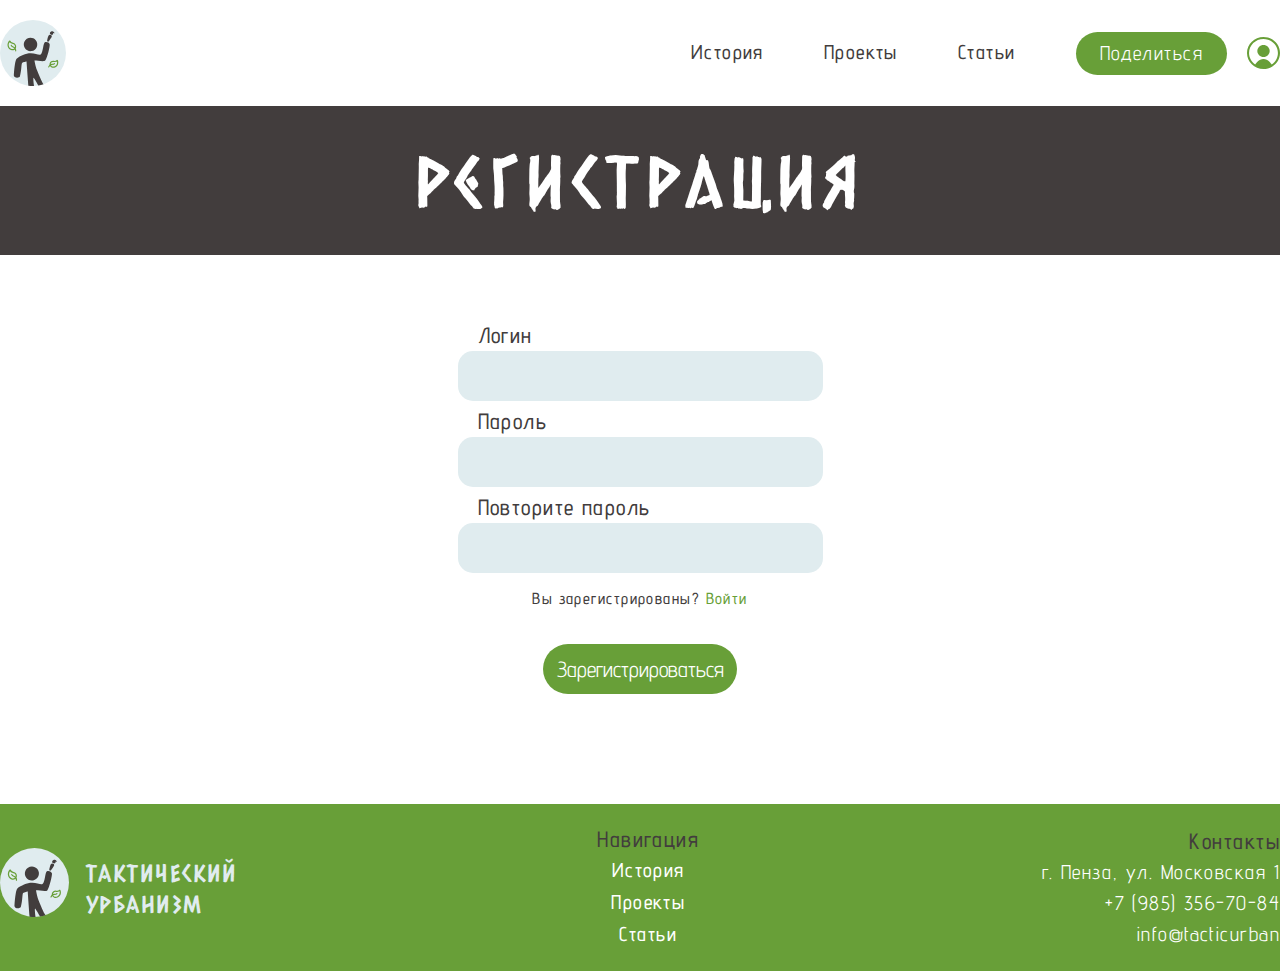
<file: register.html>
<!DOCTYPE html>
<html lang="en">
<head>
    <meta charset="UTF-8">
    <meta name="viewport" content="width=device-width, initial-scale=1.0">
    <title>ТактикУрбан</title>
    <link rel="stylesheet" href="css/style.css">
    <link rel="icon" href="img/logo.svg">
</head>
<body>
    <header>
        <div class="logo--header">
            <a href="index.html">
                <img src="img/logo.svg" alt="логотип тактического урбанизма">
            </a>
        </div>
        <nav>
            <ul class="menu">
                <li><a class="link" href="history.html">История</a></li>
                <li><a class="link" href="works.html">Проекты</a></li>
                <li><a class="link" href="articles.html">Статьи</a></li>
                <li><a class="btn--share" href="index.html#share--form">Поделиться</a></li>
                <li><a class="user-icon" href="register.html"><img src="img/icon_user.svg" alt="иконка пользователя"></a></li>
            </ul>
        </nav>

        <div class="burger" id="burger">
            <span></span>
            <span></span>
            <span></span>
        </div>

        <div class="mobile-menu" id="mobileMenu">
            <nav class="mobile-nav">
                <li><a href="history.html">История</a></li>
                <li><a href="works.html">Проекты</a></li>
                <li><a href="articles.html">Статьи</a></li>
                <li><a class="btn--share-mobile" href="index.html#share--form">Поделиться</a></li>
                <li><a href="register.html">Личный кабинет</a></li>
            </nav>
        </div>
    </header>
    <main>
        <div class="title--pages">
            <h2>Регистрация</h2>
        </div>

        <form action="" class="auth">
            <label for="login">Логин</label>
            <input name="login" id="login"></input>
            <label for="password">Пароль</label>
            <input type="password" name="password" id="password"></input>
            <label for="passwordConfirm">Повторите пароль</label>
            <input type="password" name="password" id="passwordConfirm"></input>
            
            <div class="info--user">
                <p>Вы зарегистрированы? 
                    <a href="login.html" class="link--user">Войти</a>
                </p>
            </div>

            <input type="submit" name="" id="btn--submit" value="Зарегистрироваться">
        </form>
        
    </main>
    <footer>
        <div class="container--footer">
            <div class="logo">
                <a href="#header"><img src="img/logo.svg" alt="логотип"></a>
                <p class="logo-text">ТАКТИЧЕСКИЙ УРБАНИЗМ</p>
            </div>
            <nav class="footer--nav">
                <h3 class="footer--title">Навигация</h3>
                <ul class="menu--footer">
                    <li><a class="link" href="history.html">История</a></li>
                    <li><a class="link" href="works.html">Проекты</a></li>
                    <li><a class="link" href="articles.html">Статьи</a></li>
                </ul>
            </nav>
            <div class="contact">
                <h3 class="footer--title">Контакты</h3>
                <div class="info">
                    <p class="address">г. Пенза, ул. Московская 1</p>
                    <a href="tel:+7 (985) 356-70-84">+7 (985) 356-70-84</a>
                    <a href="mailto:info@tacticurban">info@tacticurban</a>
                </div>
            </div>
        </div>
    </footer>
    <script src="js/script.js"></script>
</body>
</html>
</file>
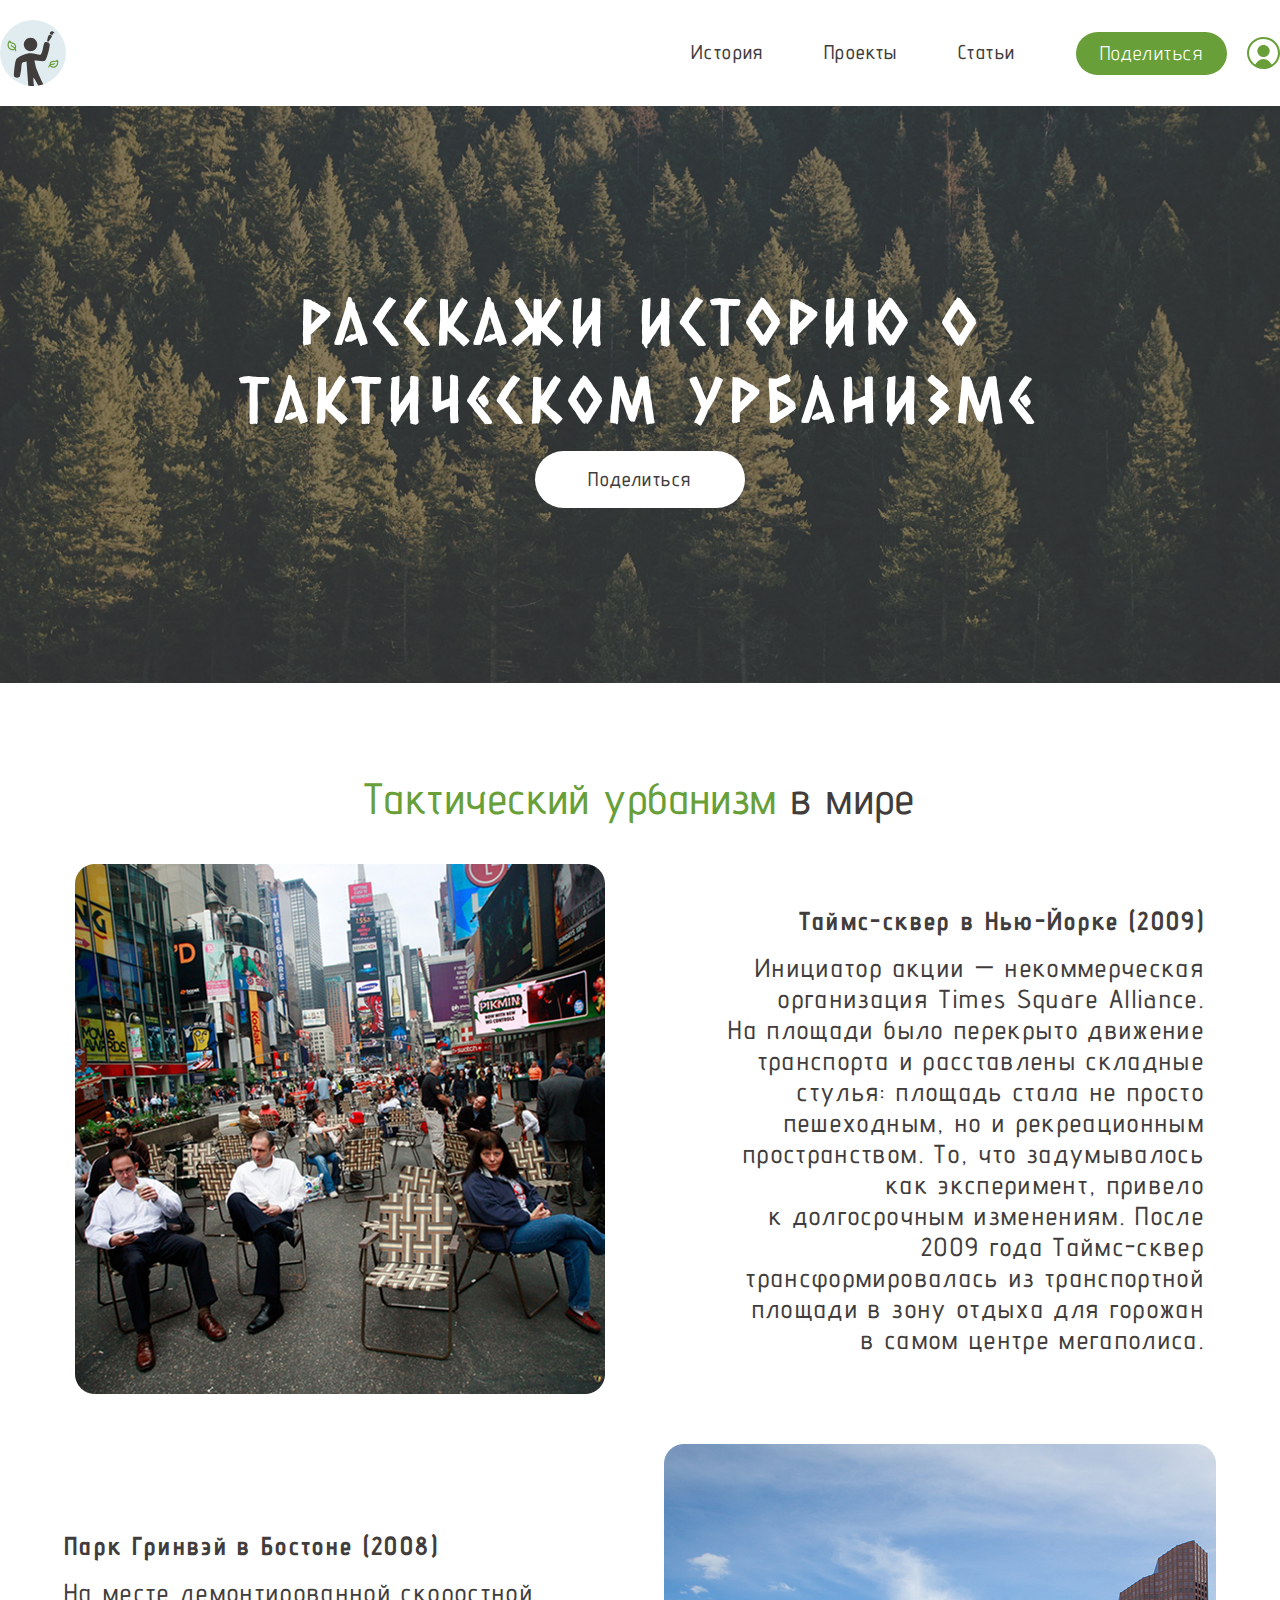
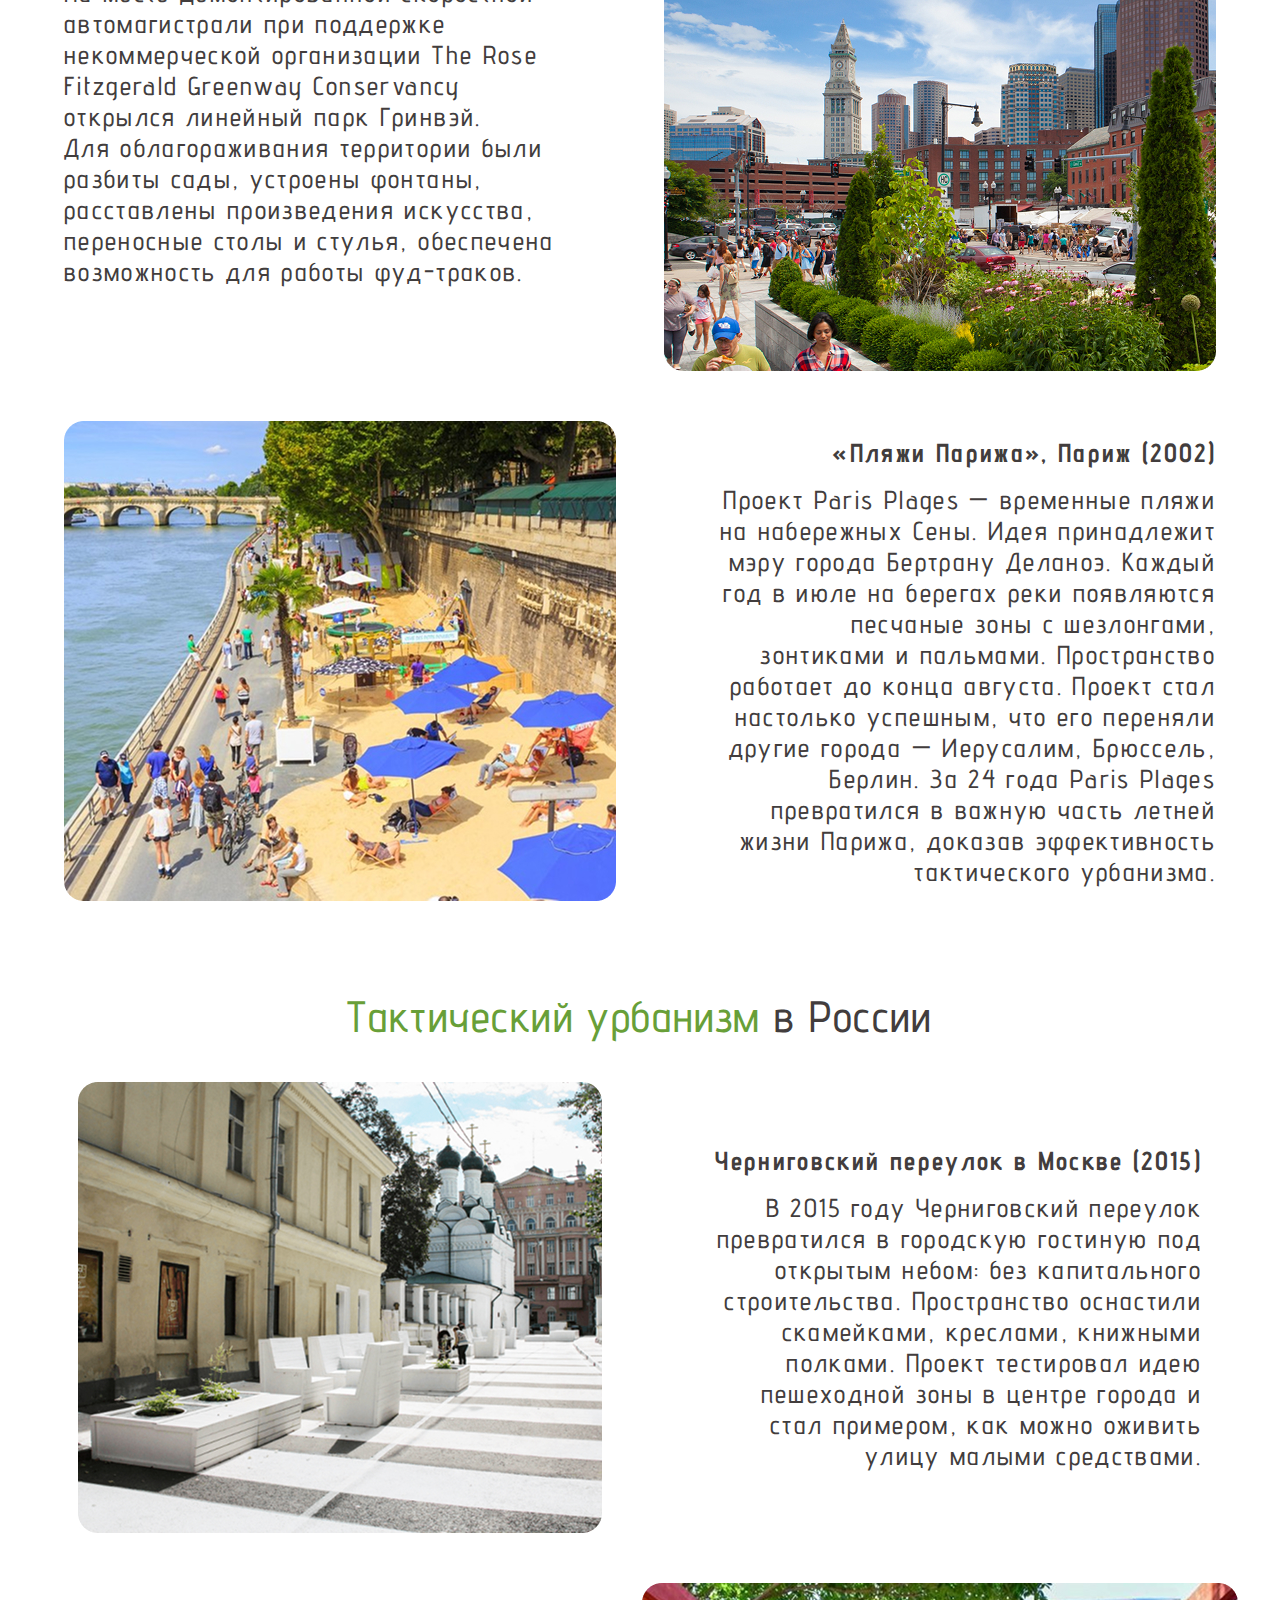
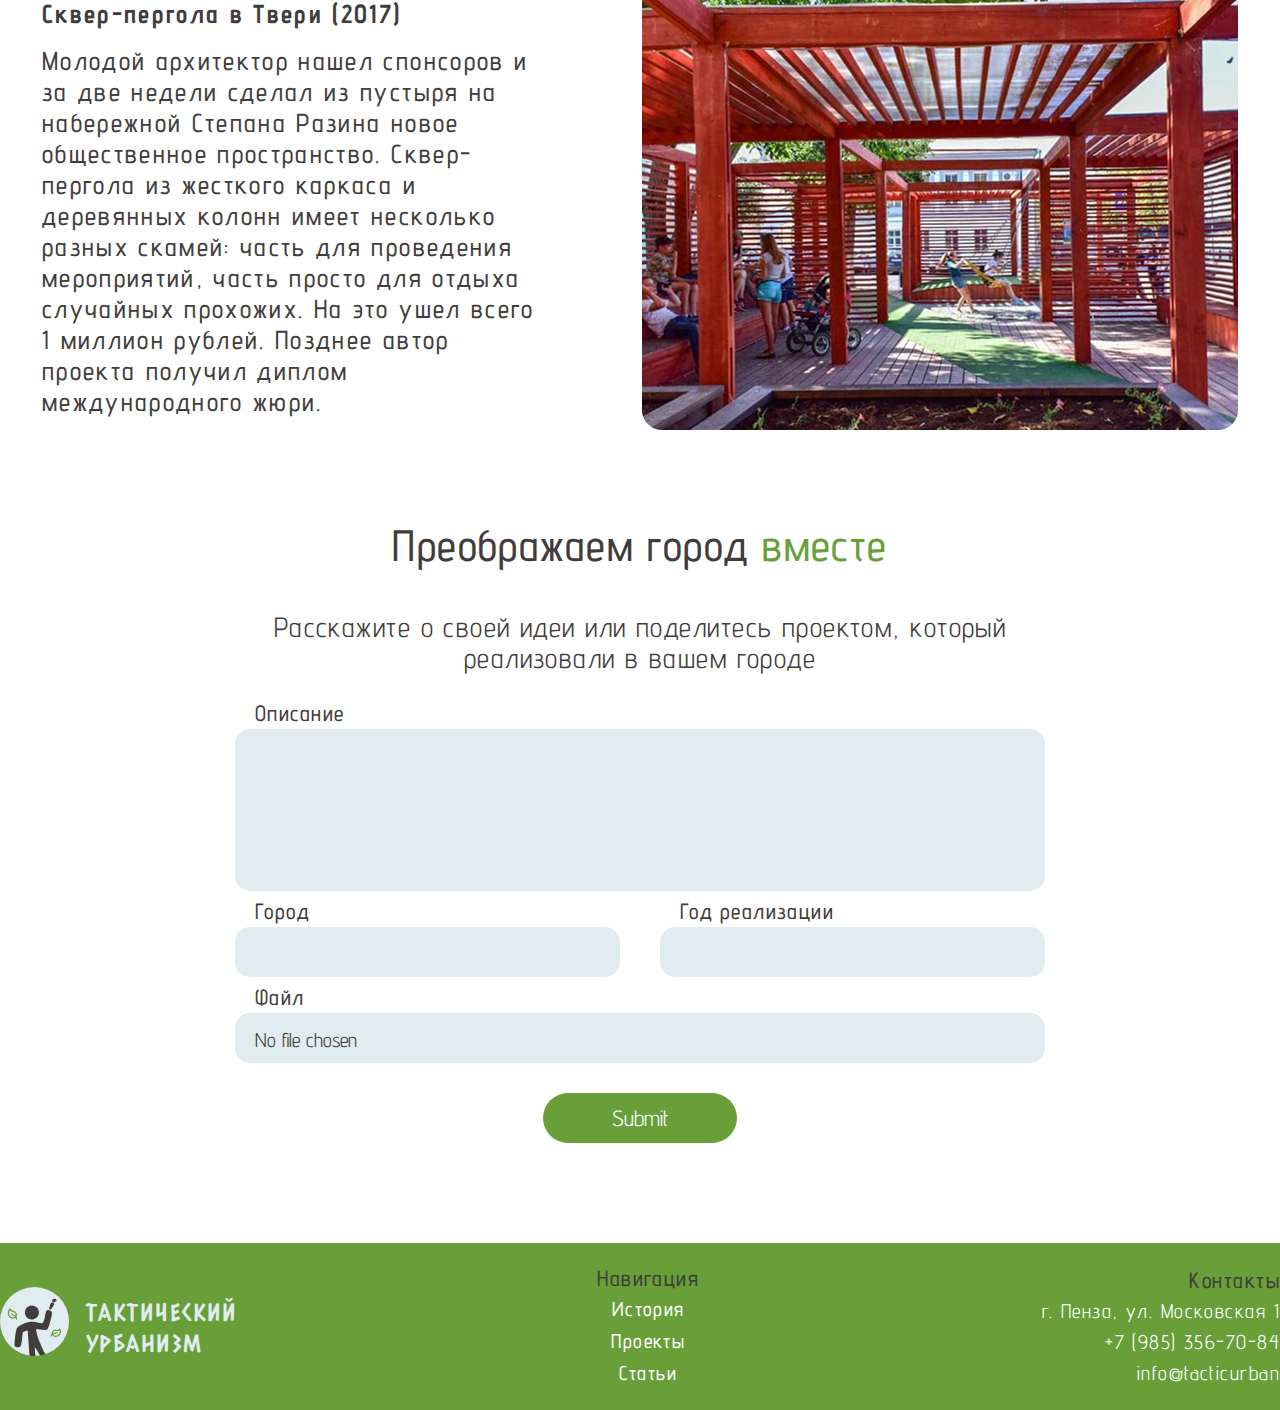
<file: works.html>
<!DOCTYPE html>
<html lang="en">
<head>
    <meta charset="UTF-8">
    <meta name="viewport" content="width=device-width, initial-scale=1.0">
    <title>ТактикУрбан</title>
    <link rel="stylesheet" href="css/style.css">
    <link rel="icon" href="img/logo.svg">
</head>
<body>
    <header id="header">
        <div class="logo--header">
            <a href="index.html">
                <img src="img/logo.svg" alt="логотип тактического урбанизма">
            </a>
        </div>
        <nav>
            <ul class="menu">
                <li><a class="link" href="history.html">История</a></li>
                <li><a class="link" href="works.html">Проекты</a></li>
                <li><a class="link" href="articles.html">Статьи</a></li>
                <li><a class="btn--share" href="#share--form">Поделиться</a></li>
                <li><a class="user-icon" href="register.html"><img src="img/icon_user.svg" alt="иконка пользователя"></a></li>
            </ul>
        </nav>
    </header>
    <main>

        
        <section class="intro--works">
            <div class="container">
                <div class="box--intro">
                    <h2 class="title--intro">
                        Расскажи историю о тактическом урбанизме 
                    </h2>
                    <a href="#share--form" class="btn--intro">Поделиться</a>
                </div>
            </div>
        </section>
        

        <section id="projects">
            <div class="container">
                <div class="world">
                    <div class="title"><span class="accent">Тактический урбанизм</span> в мире</div>
                    <div class="item--world">
                        <img src="img/image 5.jpg" alt="Тактический урабнизм в Нью-Йорке">
                        <div class="wrap--text">
                            <div class="subtitle-world">
                                Таймс-сквер в Нью-Йорке (2009)
                            </div>
                            <div class="text--world">
                                Инициатор акции — некоммерческая организация Times Square Alliance. На площади было перекрыто движение транспорта и расставлены складные стулья: площадь стала не просто пешеходным, но и рекреационным пространством. То, что задумывалось как эксперимент, привело к долгосрочным изменениям. После 2009 года Таймс-сквер трансформировалась из транспортной площади в зону отдыха для горожан в самом центре мегаполиса.
                            </div>
                        </div>
                    </div>
                    <div class="item--world">
                        <img src="img/image 6.jpg" alt="Тактический урабнизм в Бостоне">
                        <div class="wrap--text">
                            <div class="subtitle-world">
                                Парк Гринвэй в Бостоне (2008)
                            </div>
                            <div class="text--world">
                                На месте демонтированной скоростной автомагистрали при поддержке некоммерческой организации The Rose Fitzgerald Greenway Conservancy открылся линейный парк Гринвэй. Для облагораживания территории были разбиты сады, устроены фонтаны, расставлены произведения искусства, переносные столы и стулья, обеспечена возможность для работы фуд-траков.
                            </div>
                        </div>
                    </div>
                    <div class="item--world">
                        <img src="img/image 7.jpg" alt="Тактический урабнизм в Париже">
                        <div class="wrap--text">
                            <div class="subtitle-world">
                                «Пляжи Парижа», Париж (2002)
                            </div>
                            <div class="text--world">
                                Проект Paris Plages — временные пляжи на набережных Сены. Идея принадлежит мэру города Бертрану Деланоэ.
                                Каждый год в июле на берегах реки появляются песчаные зоны с шезлонгами, зонтиками и пальмами. Пространство работает до конца августа.
                                Проект стал настолько успешным, что его переняли другие города — Иерусалим, Брюссель, Берлин. 
                                За 24 года Paris Plages превратился в важную часть летней жизни Парижа, доказав эффективность тактического урбанизма.
                            </div>
                        </div>
                    </div>
                </div>
                <div class="russia">
                        <div class="title"><span class="accent">Тактический урбанизм</span> в России</div>
                    <div class="item--russia">
                        <img src="img/image 9.jpg" alt="Тактический урабнизм в Москве">
                        <div class="wrap--text">
                            <div class="subtitle-russia">
                                Черниговский переулок в Москве (2015)
                            </div>
                            <div class="text--russia">
                                В 2015 году Черниговский переулок превратился в городскую гостиную под открытым небом: без капитального строительства. Пространство оснастили скамейками, креслами, книжными полками. Проект тестировал идею пешеходной зоны в центре города и стал примером, как можно оживить улицу малыми средствами.
                            </div>
                        </div>
                    </div>
                    <div class="item--russia">
                        <img src="img/image 10.jpg" alt="Тактический урабнизм в Твери">
                        <div class="wrap--text">
                            <div class="subtitle-russia">
                                Сквер-пергола в Твери (2017) 
                            </div>
                            <div class="text--world">
                                Молодой архитектор нашел спонсоров и за две недели сделал из пустыря на набережной Степана Разина новое общественное пространство. Сквер-пергола из жесткого каркаса и деревянных колонн имеет несколько разных скамей: часть для проведения мероприятий, часть просто для отдыха случайных прохожих. На это ушел всего 1 миллион рублей. Позднее автор проекта получил диплом международного жюри.
                            </div>
                        </div>
                    </div>
                </div>
            </div>
        </section>
        <section id="share--form">
            <div class="container">
                <h2 class="title">Преображаем город <span class="accent">вместе</span></h2>
                <p class="share--text">Расскажите о своей идеи или поделитесь проектом, который реализовали в вашем городе</p>
                <form action="" method="">
                    <label for="desc">Описание</label>
                    <textarea name="desc" id="desc"></textarea>
                    <div class="wrap-inputs">
                        <div class="item-input">
                            <label for="city">Город</label>
                            <input type="text" id="city">
                        </div>
                        <div class="item-input">
                            <label for="year">Год реализации</label>
                            <input type="text" id="year" pattern="[0-9]+$">
                        </div>
                    </div>
                    <label for="file">Файл</label>
                    <input type="file" id="file" accept="image/*" style="font-family: Advent Pro">
                    <input type="submit" name="" id="btn--submit">
                </form>
            </div>
        </section>
    </main>
    <footer>
        <div class="container--footer">
            <div class="logo">
                <a href="#header"><img src="img/logo.svg" alt="логотип"></a>
                <p class="logo-text">ТАКТИЧЕСКИЙ УРБАНИЗМ</p>
            </div>
            <nav class="footer--nav">
                <h3 class="footer--title">Навигация</h3>
                <ul class="menu--footer">
                    <li><a class="link" href="history.html">История</a></li>
                    <li><a class="link" href="works.html">Проекты</a></li>
                    <li><a class="link" href="articles.html">Статьи</a></li>
                </ul>
            </nav>
            <div class="contact">
                <h3 class="footer--title">Контакты</h3>
                <div class="info">
                    <p class="address">г. Пенза, ул. Московская 1</p>
                    <a href="tel:+7 (985) 356-70-84">+7 (985) 356-70-84</a>
                    <a href="mailto:info@tacticurban">info@tacticurban</a>
                </div>
            </div>
        </div>
    </footer>
</body>
</html>
</file>
<file: css/style.css>
* {
    margin: 0;
    padding: 0;
    box-sizing: border-box;
    scroll-behavior: smooth;
}

@font-face {
    font-family: "Caesar Dressing Cyrillic";
    src: url(/fonts/caesardressingcyrillic.otf);
}

@font-face {
    font-family: "Advent Pro";
    src: url(/fonts/AdventPro-VariableFont_wdth\,wght.ttf);
}


body {
    font-family: "Advent Pro", sans-serif;
    letter-spacing: 0.09em;
    line-height: 31px;
    color: var(--text-color);
}

:root {
    --text-color: #423D3D;
    --accent: #689F38;
    --second-color: #E0ECEF;
    --white: #FFFFFF;
}

.container {
    max-width: 1340px;
    margin: 0 auto;
}

header {
    display: flex;
    justify-content: space-between;
    align-items: center;
    max-width: 1340px;
    margin: 0 auto;
}

.logo--header img {
    width: 66px;
    padding: 20px 0;
}

.logo--header a {
    display: flex;
}

.btn--share {
    padding: 6px 24px;
    background-color: var(--accent);
    border-radius: 30px;
    font-size: 20px;
    text-decoration: none;
    color: var(--white);
    display: flex;
    align-items: center;
}

.user-icon {
    display: flex;
}


.menu {
    display: flex;
    align-items: center;
    /* gap: 60px; */
}

/* .menu:last-child {
    
} */

.menu li {
    list-style: none;
}

.menu li:nth-child(-n+3) {
    margin-right: 60px;
}

.menu li:last-child {
    margin-left: 20px;
}
.link {
    text-decoration: none;
    color: var(--text-color);
    font-size: 20px;
    font-weight: 500;
    transition: 0.8s;
}

.link:hover {
    color: var(--accent);
}

.link--auth, .link--auth--last {
    color: var(--accent);
    transition: 0.8s;
}

.link--auth--last {
    margin-right: 60px;
    margin-left: 60px;
}

.link--auth:hover, .link--auth--last:hover {
    color: var(--text-color);
}


.intro {
    background: url(../img/intro.jpg) center no-repeat;
    background-size: cover;
    padding: 318px 0 318px 0;
    
}

.intro--block {
    text-align: center;
    color: var(--white);
}






.main--title {
    font-family: "Caesar Dressing Cyrillic";
    font-size: 72px;
    font-weight: 400;
    letter-spacing: 0.09em;
    line-height: 87px;
    /* padding-top: 251px; */
}

.text--intro {
    font-size: 40px;
}





/* about */

.title {
    font-size: 44px;
    font-weight: 500;
    text-align: center;
    padding-top: 100px;
    padding-bottom: 50px;
}

.accent {
    color: var(--accent);
}

.block--about {
    display: flex;
    justify-content: center;
    gap: 53px;
    align-items: center;
}

.text--about {
    font-size: 26px;
    max-width: 727px;
    
}

.btn--wrap {
    display: flex;
    justify-content: center;
    gap: 10px;
    align-items: center;
    background-color: var(--accent);
    border-radius: 30px;
    width: 244px;
    margin: 0 auto;
    padding: 20px 30px;
    margin-top: 50px;
}

.btn--wrap a {
    text-decoration: none;
    color: var(--white);
    font-size: 22px;
}

/* works */

.box--works {
    display: flex;
    flex-direction: column;
    gap: 50px;
}

.item--works img {
        width: 100%;
    }
.item--works {
    display: flex;
    justify-content: space-between;
    align-items: center;
}

.text--works {
    font-size: 26px;
    max-width: 499px;
}

.parking {
    max-width: 445px;
    text-align: right;
}

.btn--work {
    width: 268px;
}

/* advatages */

.grid {
    display: grid;
    justify-content: center;
    grid-template-columns: 433px 433px;
    gap: 30px 20px;
    flex-wrap: wrap;
}

.item--grid {
    background-color: rgb(224, 236, 239, 75%);
    border-radius: 20px;
    padding: 20px 0;
    display: flex;
    flex-direction: column;
    justify-content: center;
    align-items: center;
}

.title--item {
    color: var(--accent);
    font-size: 26px;
    font-weight: 500;
    padding-top: 10px;
    text-align: center;
}

.text--item {
    max-width: 333px;
    text-align: center;
    font-size: 22px;
    font-weight: 500;

}

.item--grid:nth-child(2) .text--item {
    max-width: 297px;
}

/* share */

.share--form .container h2 {
    padding-bottom: 20px;
}


.share--text {
    margin: 0 auto;
    font-size: 28px;
    text-align: center;
    max-width: 800px;
    padding-bottom: 20px;
}

form {
    width: 810px;
    margin: 0 auto;
    display: flex;
    flex-direction: column;
    
}



/* #file {

} */

label {
    padding-left: 20px;
    padding-top: 5px;
    font-size: 22px;
    font-weight: 500;
}

input {
    background-color: var(--second-color);
    border-radius: 15px;
    border: none;
    height: 50px;
    padding: 15px 20px;
    font-family: "Advent Pro";
    font-size: 20px;
    color: var(--text-color);
}

.wrap-inputs {
    display: flex;
    gap: 40px;
    justify-content: space-between;
}

.item-input {
    display: flex;
    flex-direction: column;
    /* justify-content: space-between; */
    width: 385px;
}



#btn--submit {
    font-size: 22px;
    color: var(--white);
    background-color: var(--accent);
    font-family: "Advent Pro";
    width: 194px;
    padding: 0;
    font-weight: 400;
    margin: 0 auto;
    margin-top: 30px;
    border-radius: 30px;
}

::file-selector-button {
    background-color: var(--second-color);
    border: none;
    font-family: "Advent Pro";
    font-size: 18px;
    color: #a4a1a1;
    display: none;
}

#desc {
    background-color: var(--second-color);
    border-radius: 15px;
    border: none;
    height: 50px;
    padding: 15px 20px;
    font-family: "Advent Pro";
    font-size: 20px;
    color: var(--text-color);
    height: 162px;
    resize: none;
}



/* footer */

footer {
    background-color: var(--accent);
    /* display: flex; */
    margin-top: 100px;
    padding: 20px 0;
}

.container--footer {
    max-width: 1340px;
    margin: 0 auto;
    display: flex;
    justify-content: space-between;
    align-items: center;
}

.logo {
    display: flex;
    align-items: center;
}

.logo img{
    width: 69px;   
}

.logo p {
    font-family: "Caesar Dressing Cyrillic";
    font-size: 24px;
    max-width: 169px;
    color: var(--second-color);
    margin-left: 17px;
}

.footer--nav {
    text-align: center;
}

.footer--title {
    font-size: 22px;
    color: var(--text-color);
    font-weight: 500;
}

.menu--footer li {
    list-style: none;
}
.menu--footer li a {
    font-size: 20px;
    font-weight: 500;
    color: var(--white);
    transition: 0.8s;
}
.menu--footer li a:hover {
    color: var(--text-color);
}

.contact {
    text-align: right;
}

.info {
    font-size: 20px;
    color: var(--white);
}

.info a {
    display: block;
    color: var(--white);
    text-decoration: none;
}

/* HISTORY PAGE */

.title--pages h2 {
    font-family: "Caesar Dressing Cyrillic";
    font-size: 72px;
    font-weight: 400;
    letter-spacing: 0.09em;
    line-height: 87px;
    color: var(--white);
    text-align: center;
    /* text-align: center; */
}

.title--pages {
    background-color: var(--text-color);
    display: flex;
    justify-content: center;
    align-items: center;
    padding: 31px;
    margin-bottom: 50px;
}

.grid--history {
    display: grid;
    grid-template-columns: 3fr 1fr;
    gap: 50px;
}

.item--content {
    letter-spacing: 0.09em;
    line-height: 36px;
    font-weight: 500;
    margin-bottom: 30px;
    line-height: 36px;
}

.subtitle--content {
    font-size: 30px;
    font-weight: 600;
    color: var(--accent);
}

.text--content {
    font-size: 26px;
    text-align: justify;
}




.additional {
    line-height: 24px;
    font-size: 20px;
}

.content img {
    margin-bottom: 30px;
    width: 100%;
}

/* sidebar */

.sidebar {
    width: 300px;
    padding: 20px 25px;
    background-color: var(--second-color);
    border-radius: 15px;
    height: 866px;
}

.title--sidebar {
    font-weight: 600;
    font-size: 26px;
    margin-bottom: 10px;
    color: var(--accent);   
}

.list--sidebar {
    display: flex;
    flex-direction: column;
    gap: 10px;
}

.list--sidebar li {
    list-style-type: none;
}

.list--sidebar li a {
    display: block;
    text-decoration: none;
    font-size: 24px;
    font-weight: 500;
    width: 240px;
    line-height: 29px;
    color: var(--text-color);
    transition: 0.7s;
}

.list--sidebar li a:hover {
    color: var(--accent);
}

/* ARTICLES PAGE */
.list--anchors {
    display: flex; 
    flex-direction: column;
    gap: 30px;
    align-items: start;
    max-width: 1000px;
   
}

.list--anchors li {
    list-style-type: none;
}

.list--anchors li a {
    font-size: 26px;
    text-decoration: none;
    color: var(--text-color);
    font-weight: 500;
    transition: 0.7s;
    word-break: break-word;
    
}

.box--articles {
    display: flex;
    align-items: center;
    gap: 90px;
}

.list--anchors li a:hover {
    color: var(--accent);
}

/* WORKS PAGE */
.box--intro {
    display: flex;
    justify-content: center;
    align-items: center;
    flex-direction: column;
    gap: 14px;
}

.intro--works {
    background: url(../img/works_intro.jpg) no-repeat center;
    background-size: cover;
    padding: 175px 0;
}

.title--intro {
font-family: 'Caesar Dressing Cyrillic';
font-weight: 400;
font-size: 64px;
line-height: 78px;
text-align: center;
letter-spacing: 0.09em;
max-width: 828px;
color: var(--white);


}

.btn--intro {
    text-align: center;
    background-color: var(--white);
    border-radius: 30px;
    padding: 13px 53px;
    text-decoration: none;
    color: var(--text-color);
    font-weight: 500;
    font-size: 20px;
}


.world, .russia:not(:first-child) {
    display: flex;
    flex-direction: column;
}

.item--world:nth-child(even) {
    flex-direction: row; 
    text-align: right;
}

.item--world:nth-child(odd) {
    flex-direction: row-reverse; 
}


.item--russia:nth-child(even) {
    flex-direction: row; 
    text-align: right;
}

.item--russia:nth-child(odd) {
    flex-direction: row-reverse; 
}

.item--world, .item--russia {
    display: flex;
    justify-content: center;
    gap: 100px;
    align-items: center;
}


.wrap--text {
    flex: 1;
}

.wrap--text {
    max-width: 500px;
}
.subtitle-world, .subtitle-russia {
    font-family: 'Advent Pro';
    font-style: normal;
    font-weight: 700;
    font-size: 26px;
    line-height: 33px;
    letter-spacing: 0.09em;
    color: var(--text-color);
    margin-bottom: 15px;

}

.text--world, .text--russia  {
    font-family: 'Advent Pro';
    font-style: normal;
    font-weight: 500;
    font-size: 26px;
    line-height: 31px;
    letter-spacing: 0.09em;
    color: var(--text-color);
}



.item--world, .item--russia {
margin-bottom: 50px;
}

.item--world:last-child,
.item--russia:last-child {
    margin-bottom: 0;
}

.auth {
    max-width: 385px;
    padding: 10px;
}




/* PROFILE PAGE */


.box-profile {
    display: flex;
    justify-content: center;
    align-items: center;
    gap: 50px;
    flex-wrap: wrap;
}
.img--profile {
    width: 200px;
    height: 200px;
    background-color: var(--second-color);
    border-radius: 20px;
    border: none;
}
.infoblock {
    display: grid;
    grid-template-columns: 1fr 1fr;
    gap:  15px 50px;
}
.it--infoblock {
    display: flex;
    flex-direction: column;
        color: var(--text-color);
}

.it-name {
    font-weight: 500;
}

.line {
    background-color: var(--text-color);
    max-width: 300px;
    height: 1px;
    margin-top: 3px;
}



/* бургер */
/* Бургер-меню */
.burger {
    display: none;
    flex-direction: column;
    cursor: pointer;
    padding: 10px;
    z-index: 1000;
}

.burger span {
    width: 25px;
    height: 3px;
    background-color: var(--text-color);
    margin: 3px 0;
    transition: 0.3s;
    border-radius: 2px;
}

/* Анимация бургера при открытии */
.burger.active span:nth-child(1) {
    transform: rotate(-45deg) translate(-5px, 6px);
}

.burger.active span:nth-child(2) {
    opacity: 0;
}

.burger.active span:nth-child(3) {
    transform: rotate(45deg) translate(-5px, -6px);
}

/* Мобильное меню */
.mobile-menu {
    position: fixed;
    top: 0;
    right: -100%;
    width: 100%;
    height: 100vh;
    background-color: var(--white);
    z-index: 999;
    transition: 0.3s;
    display: flex;
    flex-direction: column;
    justify-content: center;
    align-items: center;
    padding: 20px;
}

.mobile-menu.active {
    right: 0;
}

.mobile-nav {
    display: flex;
    flex-direction: column;
    align-items: center;
    gap: 30px;
    width: 100%;
}

.mobile-nav li {
    list-style: none;
    text-align: center;
    width: 100%;
}

.mobile-nav li a {
    display: block;
    text-decoration: none;
    color: var(--text-color);
    font-size: 24px;
    font-weight: 500;
    padding: 15px 0;
    transition: 0.3s;
    border-bottom: 1px solid var(--second-color);
}

.mobile-nav li a:hover {
    color: var(--accent);
}

.btn--share-mobile {
    padding: 12px 30px;
    background-color: var(--accent);
    border-radius: 30px;
    font-size: 20px;
    text-decoration: none;
    color: var(--white);
    display: inline-block;
    margin-top: 20px;
}


/* login */
.info--user {
    text-align: center;
    margin-top: 10px;
}

.info--user p {
    font-weight: 500;
}

.link--user {
    text-decoration: none;
    color: var(--accent);
}

.error {
    color: #689F38;
    text-align: center;
    font-weight: 500;
    font-size: 20px;
}



/* Медиа-запросы для адаптива */
@media screen and (max-width: 1340px) {
    .sidebar {
        display: none;
    }

}

@media screen and (max-width: 1024px) {
    .container {
        padding: 0 20px;
    }
    
    header {
        padding: 0 20px;
    }
    .grid {
        gap: 10px;
        grid-template-columns: 1fr;
    }
   
    .menu li:nth-child(-n+3) {
        margin-right: 30px;
    }
    .item--works {
        justify-content: center;
        flex-wrap: wrap;
        gap: 20px;
    }

    .item--works:last-child {
        flex-direction: column-reverse;
    }

    .text--works {
        text-align: center;
    }

    .item--world img, .item--russia img {
    width: 100%;
}
    
    
.grid--history {
    grid-template-columns: 1fr;
    font-size: 16px;
}
}

@media screen and (max-width: 768px) {
    .burger {
        display: flex;
    }
    
    .menu {
        display: none;
    }
    
    .main--title {
        font-size: 48px;
        line-height: 60px;
    }
    
    .text--intro {
        font-size: 28px;
    }
    
    .block--about {
        flex-direction: column;
        text-align: center;
    }
    
    .item--works {
        flex-direction: column;
        gap: 20px;
    }
    
    .title--pages h2 {
        font-size: 48px;
    }
    
    
    form {
        width: 100%;
    }
    
    .wrap-inputs {
        flex-direction: column;
        gap: 20px;
    }
    
    .item-input {
        width: 100%;
    }
    
    .container--footer {
        flex-direction: column;
        gap: 30px;
        text-align: center;
    }
    .contact {
        text-align: center;
    }

    .box--articles img {
        display: none;
    }

    .list--anchors li a {
        font-size: 22px;
    }
    .infoblock {
        grid-template-columns: 1fr;
    }
    .title--intro {
        font-size: 36px;
    }

    .item--world:nth-child(even) {
    flex-direction: column-reverse; 
    text-align: center;
}

.item--world:nth-child(odd) {
    flex-direction: column-reverse;
    text-align: center; 
}


.item--russia:nth-child(even) {
    flex-direction: column-reverse; 
    text-align: center;
}

.item--russia:nth-child(odd) {
    flex-direction: column-reverse; 
    text-align: center;
}
    
}

@media screen and (max-width: 480px) {
    .main--title {
        font-size: 36px;
        line-height: 45px;
    }
    
    .text--intro {
        font-size: 22px;
    }
    
    .title {
        font-size: 32px;
        padding-top: 50px;
        padding-bottom: 30px;
    }
    
    .intro {
        padding: 200px 0;
    }
    
    .text--about {
        font-size: 20px;
    }
    
    .container--footer {
        flex-wrap: wrap;
    }

    .contact {
        text-align: center;
    }
    .btn--work {
    width: 250px;
}

    .title--pages h2 {
        font-size: 36px;
    }
.btn--work a {
    font-size: 18px;

}

}

.block--about img {
    max-width: 100%;
    height: auto;
    display: block;
}

/* Для мобильных устройств */
@media screen and (max-width: 768px) {
    .block--about {
        flex-direction: column;
        text-align: center;
        gap: 30px;
    }
    
    .block--about img {
        max-width: 100%;
        height: auto;
    }
    
    .text--about {
        font-size: 20px;
        max-width: 100%;
    }
}

@media screen and (max-width: 480px) {
    .block--about {
        gap: 20px;
    }
    
    .block--about img {
        max-width: 100%;
    }
}
</file>
